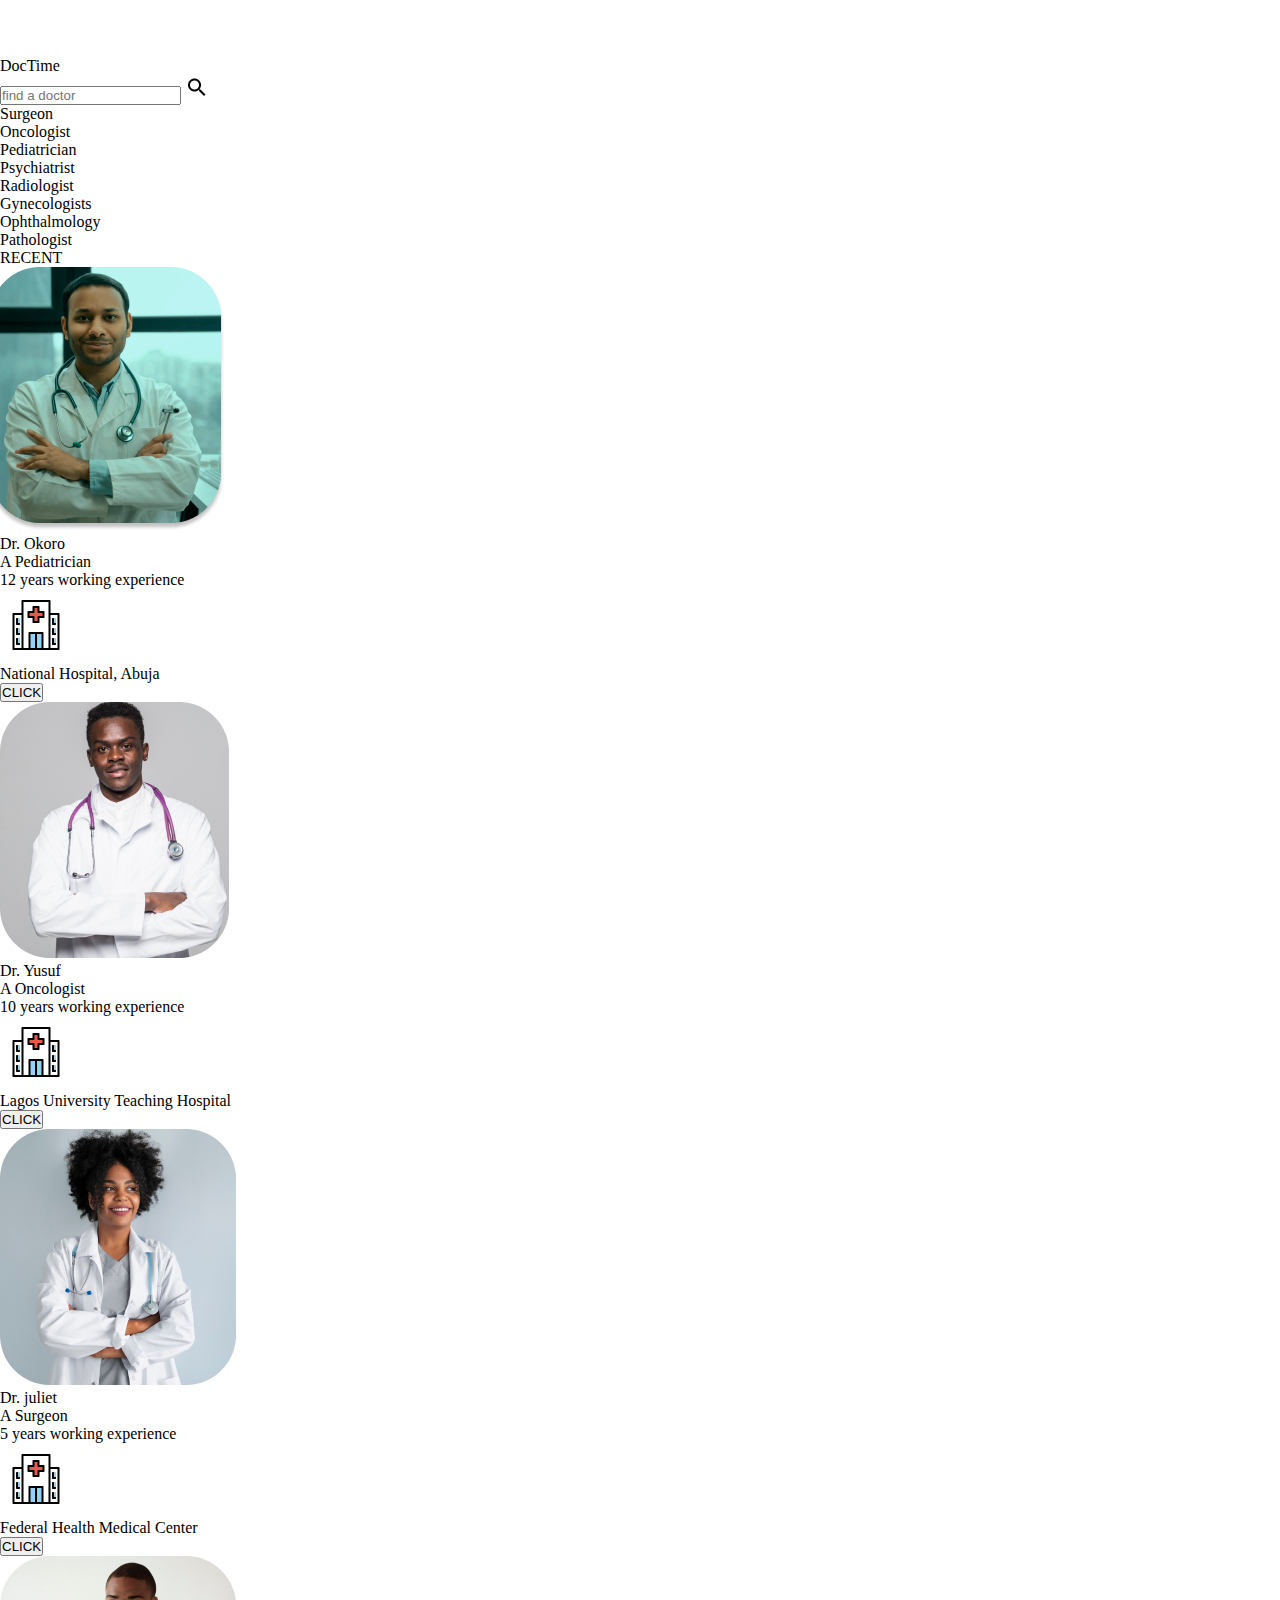
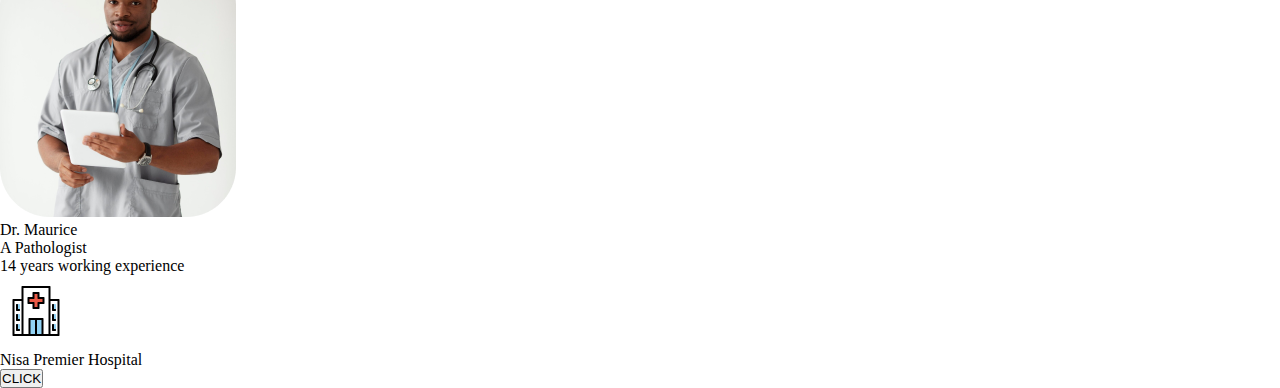
<file: doctors.html>
<!DOCTYPE html>
<html lang="en">
  <head>
    <meta charset="UTF-8" />
    <meta name="viewport" content="width=device-width, initial-scale=1.0" />
    <link rel="stylesheet" href="style.css" />
    <title>Find a Doctor</title>
  </head>
  <body class="doctor-body">
    <div class="doctor-logo">
      <img src="assets/images/Health Calendar.png" alt="" />
      <p>DocTime</p>
    </div>
    <form action="">
      <input type="search" placeholder="find a doctor" />
      <img src="assets/icons/ic_twotone-search.png" alt="" />
    </form>
    <div class="doc-types">
      <div >
        <p>Surgeon</p>
        <p>Oncologist</p>
        <p>Pediatrician</p>
        <p>Psychiatrist</p>
        <p>Radiologist</p>
        <p>Gynecologists</p>
        <p>Ophthalmology</p>
        <p>Pathologist</p>
      </div>
      <p>RECENT</p>
    </div>
    <main>
      <div class="doc-info">
        <div class="dr">
          <img src="assets/images/dr 1.png " alt="" />
          <div>
            <p>Dr. Okoro</p>
            <span>A Pediatrician</span>
            <p>12 years working experience</p>
          </div>
        </div>
        <div>
          <img src="assets/icons/openmoji_hospital.png" alt=""  class="hospital-icon"/>
          <p>National Hospital, Abuja</p>
          <button id="active">CLICK</button>
        </div> 
      </div>

      <div class="doc-info">
        <div class="dr">
          <img src="assets/images/dr 2.png " alt="" />
          <div>
            <p>Dr. Yusuf</p>
            <span>A Oncologist</span>
            <p>10 years working experience</p>
          </div>
        </div>
        <div>
          <img src="assets/icons/openmoji_hospital.png" alt=""  class="hospital-icon"/>
          <p>Lagos University Teaching Hospital</p>
          <button>CLICK</button>
        </div>
      </div>

      <div class="doc-info">
        <div class="dr">
          <img src="assets/images/dr 3.png " alt="" />
          <div>
            <p>Dr. juliet</p>
            <span>A Surgeon</span>
            <p>5 years working experience</p>
          </div>
        </div>
        <div>
          <img src="assets/icons/openmoji_hospital.png" alt=""  class="hospital-icon"/>
          <p>Federal Health Medical Center</p>
          <button>CLICK</button>
        </div>
      </div>

      <div class="doc-info">
        <div class="dr">
          <img src="assets/images/dr 4.png " alt="" />
          <div>
            <p>Dr. Maurice</p>
            <span>A Pathologist</span>
            <p>14 years working experience</p>
          </div>
        </div>
        <div>
          <img src="assets/icons/openmoji_hospital.png" alt=""  class="hospital-icon"/>
          <p>Nisa Premier Hospital</p>
          <button>CLICK</button>
        </div>
      </div>
    </main>
  </body>
</html>
</file>
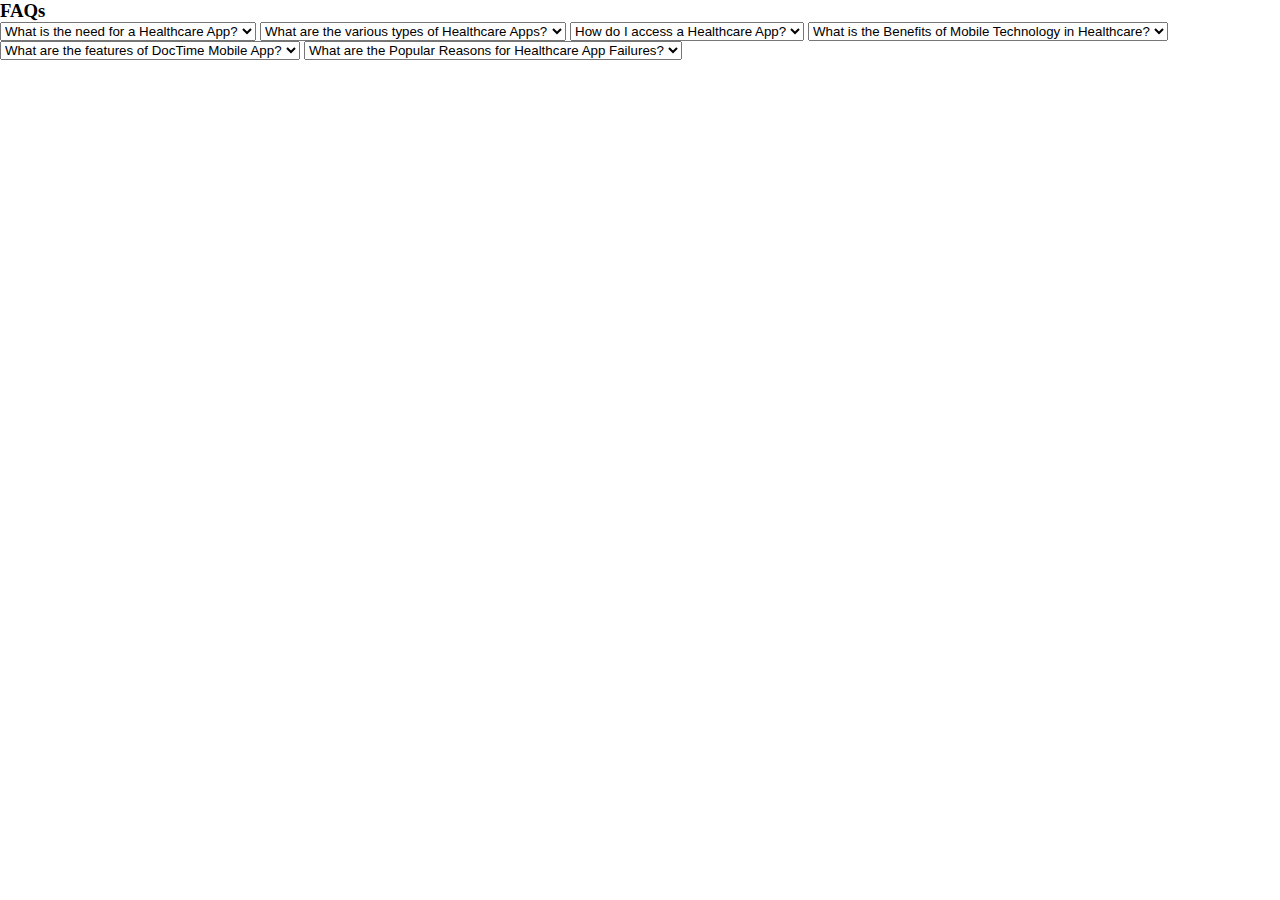
<file: faq.html>
<!DOCTYPE html>
<html lang="en">
<head>
    <meta charset="UTF-8">
    <meta name="viewport" content="width=device-width, initial-scale=1.0">
    <link rel="stylesheet" href="style.css">
    <title>FAQ</title>
</head>
<body class="faq-body">
    <h3>FAQs</h3>
    <div class="faqs">
        <select name="" id="">
            <option value="">What is the need for a Healthcare App?</option>
        </select>
        <select name="" id="">
            <option value="">What are the various types of Healthcare Apps?</option>
        </select>
        <select name="" id="">
            <option value="">How do I access a Healthcare App?</option>
        </select>
        <select name="" id="">
            <option value="">What is the Benefits of Mobile Technology in Healthcare?</option>
        </select>
        <select name="" id="">
            <option value="">What are the features of DocTime Mobile App?</option>
        </select>
        <select name="" id="">
            <option value="">What are the Popular Reasons for Healthcare App Failures?</option>
        </select>
    </div>
    
</body>
</html>
</file>
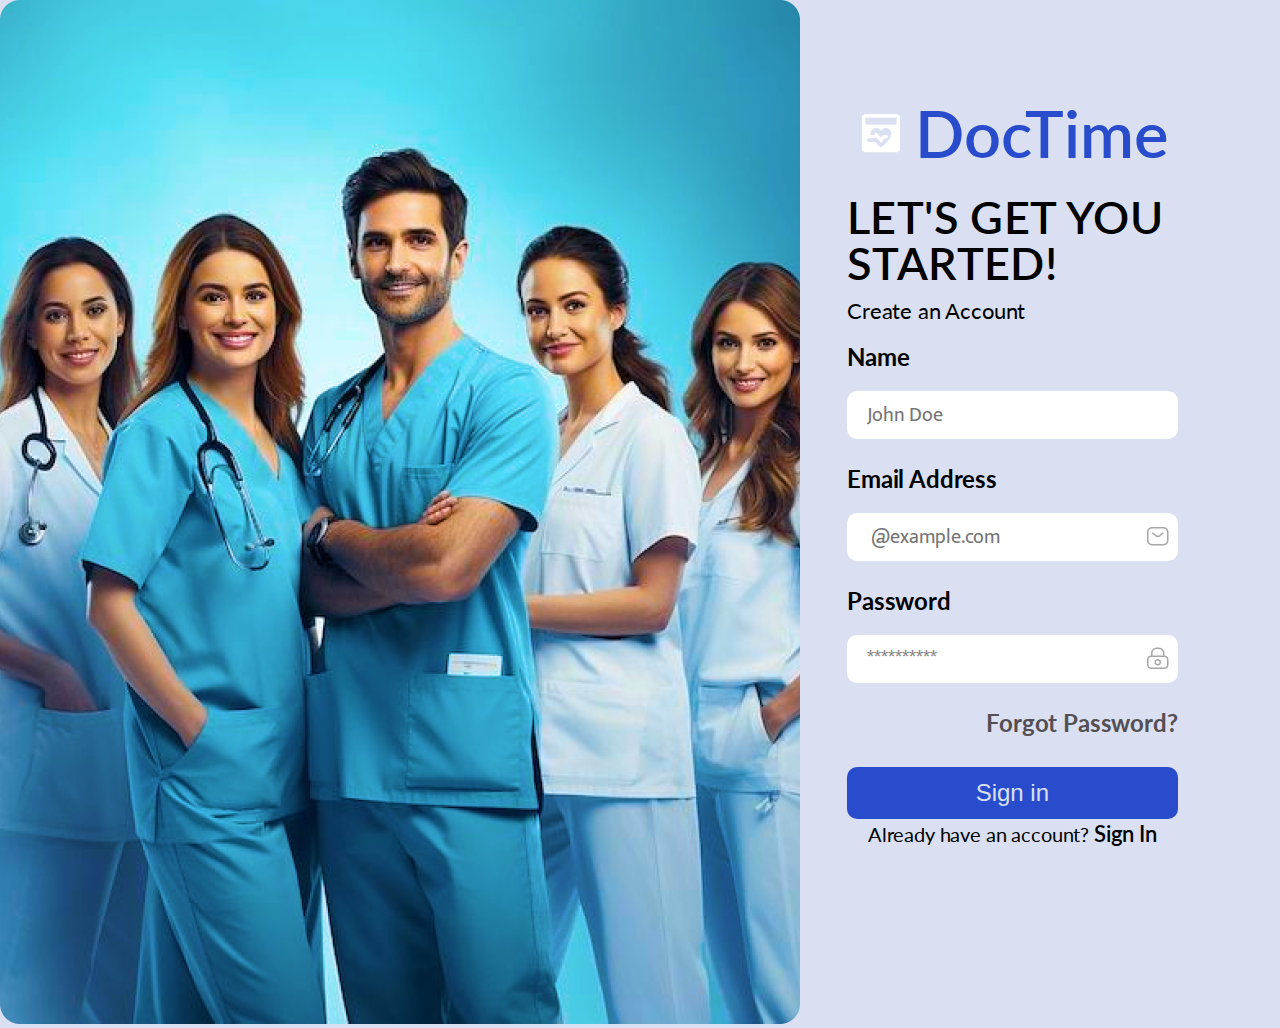
<file: signup.html>
<!DOCTYPE html>
<html lang="en">
<head>
    <meta charset="UTF-8">
    <meta name="viewport" content="width=device-width, initial-scale=1.0">
    <link rel="stylesheet" href="style.css">
    <title>Sign up</title>
</head>
<body class="signup-body">
    <div class="signup-container">
        <section class="signup-img">
      <img
        src="assets/images/signup.png"
        alt=""
      />
    </section>
     <section class="welcome-form">
        <div class="welcome-logo">
<img src="assets/images/Health Calendar.png" alt=""> <span>DocTime</span>
        </div>
        <h3 class="no-display-sm">LET'S GET YOU STARTED!</h3>
        <p class="no-display-sm">Create an Account</p>
        <div class="signup-wlc"> WELCOME!</div>
        <form action="">
            <div class="input-container">
                <label for="name">Name</label>
                <div>
                <input type="name" placeholder='John Doe' required>
               
            </div>
        <div class="input-container">
            <label for="email">Email Address</label>
            <div>
            <input type="email" placeholder=' @example.com' required>
           <img src="assets/icons/sms.png" alt="">
        </div>
        <div class="input-container">
            <label for="password">Password</label>
            <div>
            <input type="password" placeholder='**********' required>
         <img src="assets/icons/lock.png" alt="">
         <div class="button-container">
            <label for="button">Forgot Password?</label>
            <button>Sign in</button>
         </div>
        </div>
        </form>
        <div>
            <p>Already have an account? <a href="index.html">Sign In</a></p>
        </div>
     </section>
    </div>
</body>
</html>
</file>
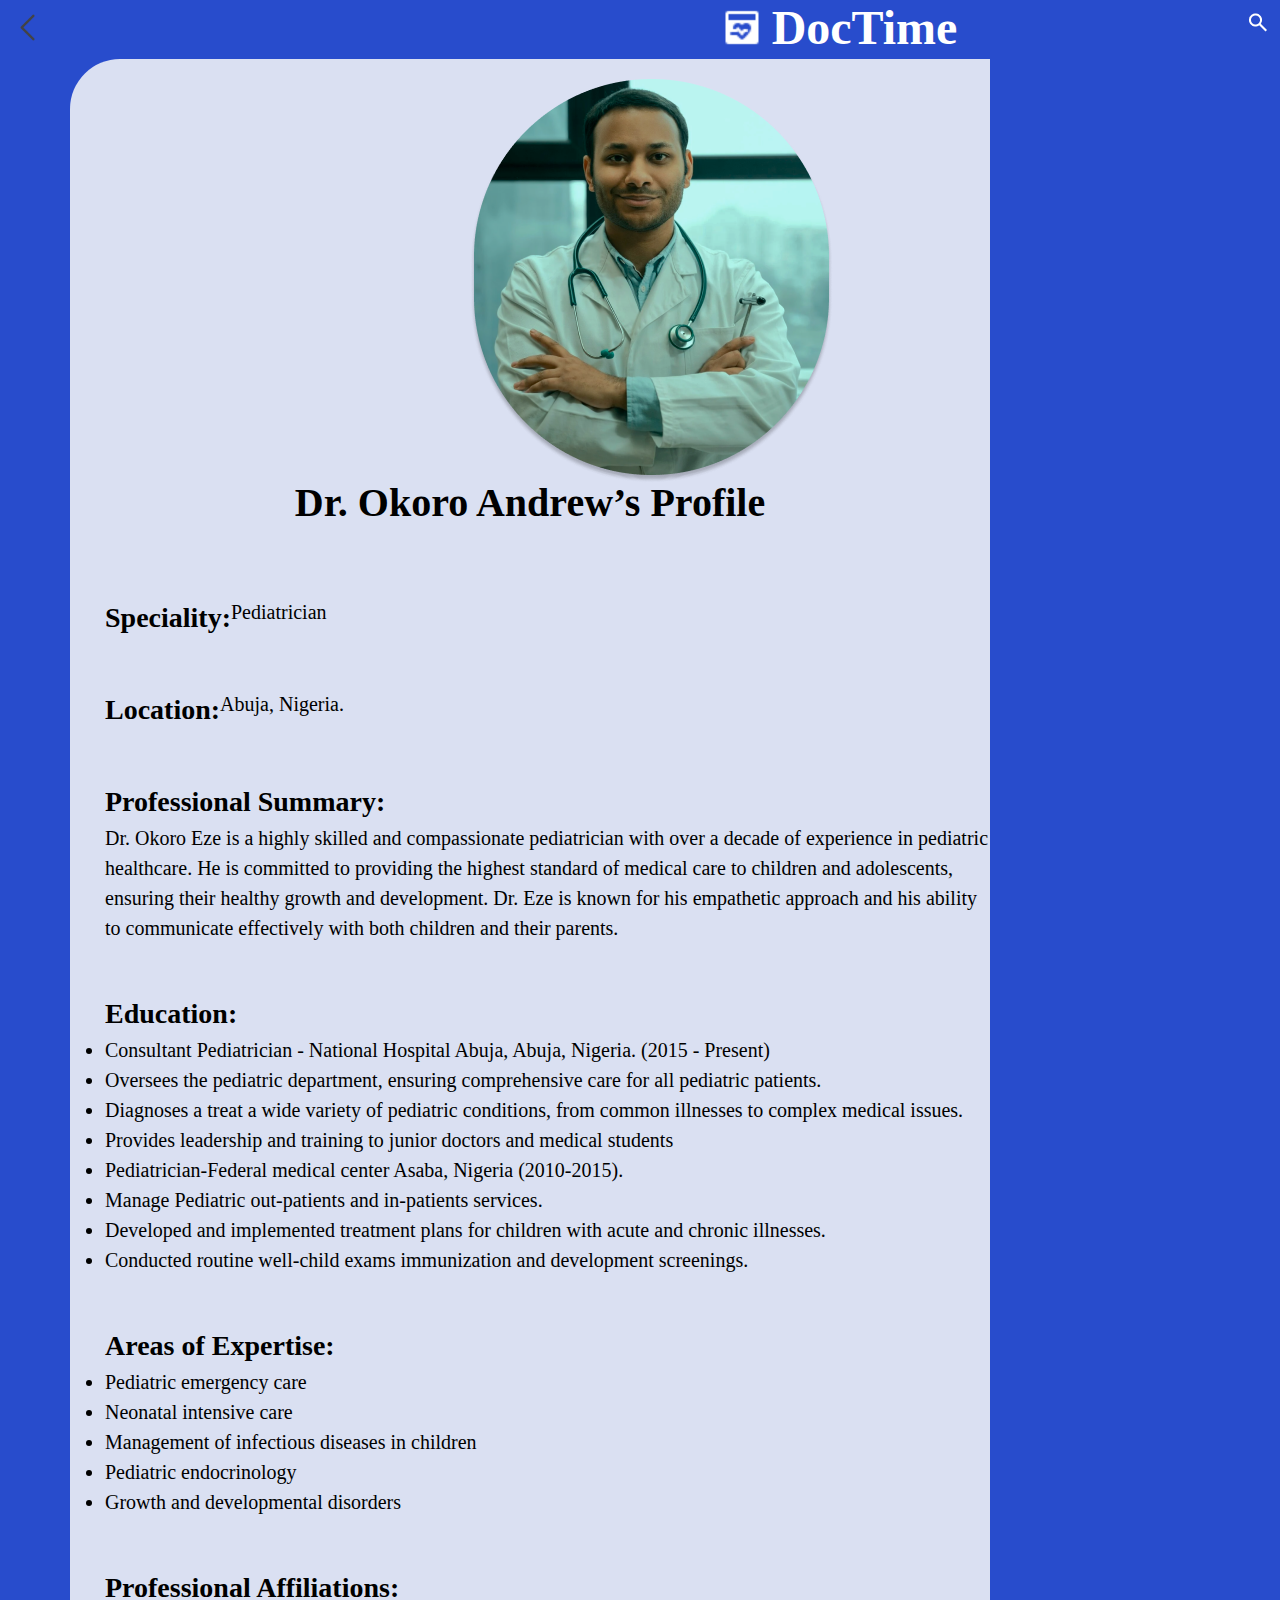
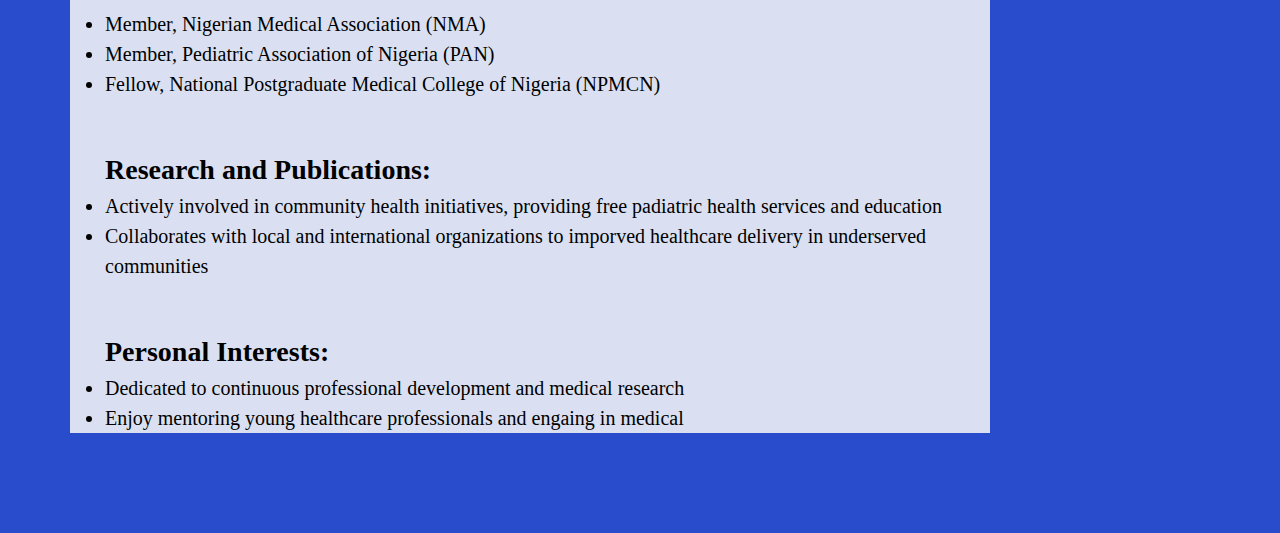
<file: html/dr0koro.html>
<!DOCTYPE html>
<html lang="en">
<head>
    <meta charset="UTF-8">
    <meta name="viewport" content="width=device-width, initial-scale=1.0">
    <title>Dr.Okoro</title>
    <link rel="stylesheet" href="/css/doctorokoro.css">
</head>
<body class="mainn">
    
<div class="iconhub">
   <div class="backicon"> <img src="/assets/icons/Back.png" alt=""></div>
    
   <div class="lg"><img src="/assets/icons/Health Calendar.png" alt="" /><p>DocTime</p></div>
   <div class="search"> <img src="/assets/icons/search.png" alt=""></div>
</div>       
    <div class="layer">
            
           <div class="okph">
                <div class="okorophoto"> <img src="/assets/images/Frame 2.png" class="img1"> </div>
           </div>
           <div class="name"><h2 class="nametxt">Dr. Okoro Andrew’s Profile</h2></div>   
    
           <div class="writes">

            <div class="fddd">
                    <div class="padic"><h2 class="Specialty">Speciality: </h2> <p class="txts"> Pediatrician</p></div>
                    <div class="locat"><h2 class="Specialty">Location: </h2> <p class="txts"> Abuja, Nigeria.</p></div> </div>
                    
                                      
                    <h2 class="pro">Professional Summary:</h2> <p class="txts">Dr. Okoro Eze is a highly skilled and compassionate pediatrician with over a decade of experience in pediatric healthcare. He is committed to providing the highest standard of medical care to children and adolescents, ensuring their healthy growth and development. Dr. Eze is known for his empathetic approach and his ability to communicate effectively with both children and their parents.</p>
                    <h2 class="edu">Education:</h2> 
                    <ul> <li class="txts">Consultant Pediatrician - National Hospital Abuja, Abuja, Nigeria. (2015 - Present)</li> </ul>
    
                        
                        <li class="txts">Oversees the pediatric department, ensuring comprehensive care for all pediatric patients.</li>
                        <li class="txts">Diagnoses a treat a wide variety of pediatric conditions, from common illnesses to complex medical issues. </li>
                        <li class="txts">Provides leadership and training to junior doctors and medical students</li>
            

                        <ul>    <li class="txts">Pediatrician-Federal medical center Asaba, Nigeria (2010-2015).</li>      </ul>
                    
                        <li class="txts">Manage Pediatric out-patients and in-patients services.</li>
                        <li class="txts">Developed and implemented treatment plans for children with acute and chronic illnesses.</li>
                        <li class="txts">Conducted routine well-child exams immunization and development screenings.</li>
               
                        <h2 class="areas">Areas of Expertise:</h2>
                        
                            <li class="txts">Pediatric emergency care</li>
                            <li class="txts">Neonatal intensive care</li>
                            <li class="txts">Management of infectious diseases in children</li>
                            <li class="txts">Pediatric endocrinology</li>
                            <li class="txts">Growth and developmental disorders</li>
                        
                        <h2 class="proa">Professional Affiliations:</h2>
                        
                            <li class="txts">Member, Nigerian Medical Association (NMA)</li>
                            <li class="txts">Member, Pediatric Association of Nigeria (PAN)</li>
                            <li class="txts">Fellow, National Postgraduate Medical College of Nigeria (NPMCN)</li>
                        
                        <h2 class="resp">Research and Publications:</h2>
                        
                            <li class="txts">Actively involved in community health initiatives, providing free padiatric health services and education</li>
                            <li class="txts">Collaborates with local and international organizations to imporved healthcare delivery in underserved communities</li>
                        
                        <h2 class="pininterest">Personal Interests:</h2>
                        
                            <li class="txts">Dedicated to continuous professional development and medical research</li>
                            <li class="txts">Enjoy mentoring young healthcare professionals and engaing in medical</li>
                        
                </div>
    </div>
    <footer class="foot-menu">
        <a href="home.html" "><img src="/assets/icons/add_home_work.png"" alt=""></a>
        <a href="/html/okoro.html"><img src="/assets/icons/calendar_month.png" alt=""></a>
        <a href="/html/faq.html"><img src="/assets/icons/quiz blue.png" alt=""></a>
        <a href="/html/settings.html"><img src="/assets/icons/settings blue.png" alt=""></a>
      </footer>

</body>
</html>
</file>
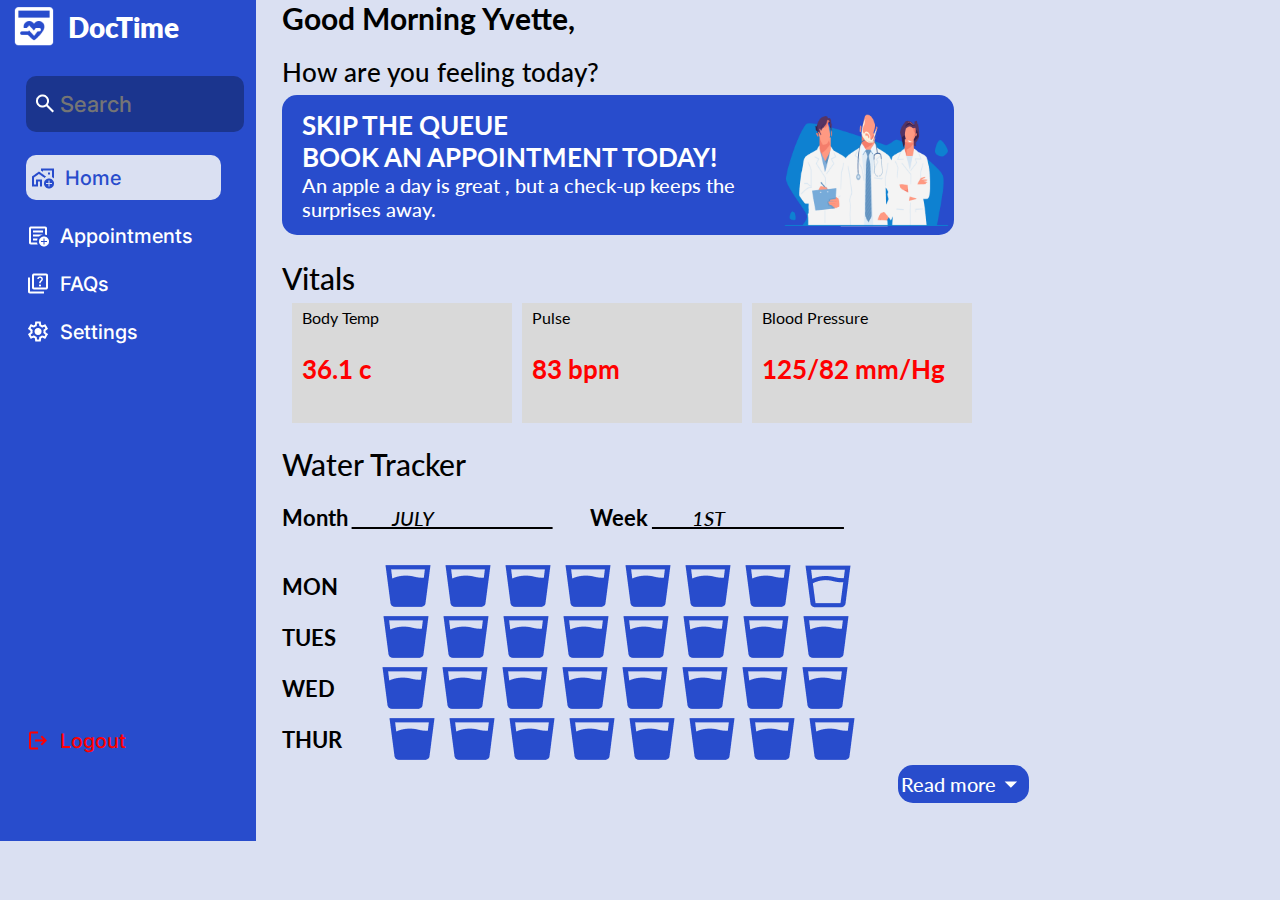
<file: html/home.html>
<!DOCTYPE html>
<html lang="en">
  <head>
    <meta charset="UTF-8" />
    <meta name="viewport" content="width=device-width, initial-scale=1.0" />
   
    <link rel="stylesheet" href="/css/home.css" />
    <title>Home</title>
  </head>
  <body>
    <div class="home-container">
      <aside id="aside">
        <div class="menu-logo">
          <img src="/assets/images/Health Calendar.png" alt="" />
          <p>DocTime</p>
        </div>
        <form action="">
          <input
            type="search"
            onclick="navigateToDoctors(event)"
            placeholder="Search"
          />
          <img src="/assets/icons/search.png" alt="" />
        </form>
        <nav>
          <ul>
            <li>
              <a href="home.html" class="home"
                ><img src="/assets/icons/add_home_work.png" alt="" /> Home</a
              >
            </li>
            <li>
              <a href="okoro.html"
                ><img src="/assets/icons/add_notes.png" alt="" />Appointments</a
              >
            </li>
            <li>
              <a href="/html/faq.html"
                ><img src="/assets/icons/quiz.png" alt="" />FAQs</a
              >
            </li>
            <li>
              <a href="settings.html"
                ><img src="/assets/icons/settings.png" alt="" />Settings</a
              >
            </li>
          </ul>
        </nav>
        <div id="log-out">
          <a href="/index.html"
            ><img src="/assets/icons/logout.png" alt="" />Logout</a
          >
        </div>
      </aside>
      <main>
        <div>
          <p class="gm">
            Good Morning Yvette, <span> How are you feeling today?</span>
          </p>
          <div class="queue">
            <p>
              SKIP THE QUEUE <br />
              BOOK AN APPOINTMENT TODAY!
              <span>
                An apple a day is great , but a check-up keeps the surprises
                away.</span
              >
            </p>
            <img src="/assets/images/doctor.png" alt="" />
          </div>
          <div>
            <p
              style="
                color: #000100;
                font-family: Lato;
                font-size: 30px;
                font-style: normal;
                font-weight: 500;
                line-height: normal;
                margin: 25px 0 7px 0;
              "
            >
              Vitals
            </p>
            <div class="vitals">
              <div>
                <p>Body Temp</p>
                <p>36.1 c</p>
              </div>
              <div>
                <p>Pulse</p>
                <p>83 bpm</p>
              </div>
              <div>
                <p>Blood Pressure</p>
                <p>125/82 mm/Hg</p>
              </div>
            </div>
          </div>
          <div class="water-tracker">
            <p>Water Tracker</p>
            <div class="mon-week">
              <div>
                <span>Month</span>
                <span class="underline"
                  >&nbsp;&nbsp;&nbsp;&nbsp;&nbsp;&nbsp;&nbsp;&nbsp;JULY&nbsp;&nbsp;&nbsp;&nbsp;&nbsp;&nbsp;&nbsp;&nbsp;&nbsp;&nbsp;&nbsp;&nbsp;&nbsp;&nbsp;&nbsp;&nbsp;&nbsp;&nbsp;&nbsp;&nbsp;&nbsp;&nbsp;&nbsp;&nbsp;</span
                >
              </div>
              <div>
                <span>Week</span>
                <span class="underline"
                  >&nbsp;&nbsp;&nbsp;&nbsp;&nbsp;&nbsp;&nbsp;&nbsp;1ST&nbsp;&nbsp;&nbsp;&nbsp;&nbsp;&nbsp;&nbsp;&nbsp;&nbsp;&nbsp;&nbsp;&nbsp;&nbsp;&nbsp;&nbsp;&nbsp;&nbsp;&nbsp;&nbsp;&nbsp;&nbsp;&nbsp;&nbsp;&nbsp;</span
                >
              </div>
            </div>
            <div class="water">
              <div class="days">
                <p>MON</p>
                <img src="/assets/icons/water_ful.png" alt="" />
                <img src="/assets/icons/water_ful.png" alt="" />
                <img src="/assets/icons/water_ful.png" alt="" />
                <img src="/assets/icons/water_ful.png" alt="" />
                <img src="/assets/icons/water_ful.png" alt="" />
                <img src="/assets/icons/water_ful.png" alt="" />
                <img src="/assets/icons/water_ful.png" alt="" />
                <img src="/assets/icons/water_full.png" alt="" />
              </div>
              <div class="days">
                <p>TUES</p>
                <img src="/assets/icons/water_ful.png" alt="" />
                <img src="/assets/icons/water_ful.png" alt="" />
                <img src="/assets/icons/water_ful.png" alt="" />
                <img src="/assets/icons/water_ful.png" alt="" />
                <img src="/assets/icons/water_ful.png" alt="" />
                <img src="/assets/icons/water_ful.png" alt="" />
                <img src="/assets/icons/water_ful.png" alt="" /><img
                  src="/assets/icons/water_ful.png"
                  alt=""
                />
              </div>
              <div class="days">
                <p>WED</p>
                <img src="/assets/icons/water_ful.png" alt="" />
                <img src="/assets/icons/water_ful.png" alt="" />
                <img src="/assets/icons/water_ful.png" alt="" />
                <img src="/assets/icons/water_ful.png" alt="" />
                <img src="/assets/icons/water_ful.png" alt="" />
                <img src="/assets/icons/water_ful.png" alt="" />
                <img src="/assets/icons/water_ful.png" alt="" /><img
                  src="/assets/icons/water_ful.png"
                  alt=""
                />
              </div>
              <div class="days">
                <p>THUR</p>
                <img src="/assets/icons/water_ful.png" alt="" />
                <img src="/assets/icons/water_ful.png" alt="" />
                <img src="/assets/icons/water_ful.png" alt="" />
                <img src="/assets/icons/water_ful.png" alt="" />
                <img src="/assets/icons/water_ful.png" alt="" />
                <img src="/assets/icons/water_ful.png" alt="" />
                <img src="/assets/icons/water_ful.png" alt="" /><img
                  src="/assets/icons/water_ful.png"
                  alt=""
                />
              </div>
            </div>
            <button>
              Read more <img src="/assets/icons/arrow_drop_down.png" alt="" />
            </button>
          </div>
        </div>
        <div class="third">
          <a href="#" class="book-appt">BOOK APPOINTMENT</a>
          <div class="calendar">
            <div class="header">July</div>
            <div class="weekdays">
              <div>07</div>
              <div>Mo</div>
              <div>Tu</div>
              <div>We</div>
              <div>Th</div>
              <div>Fr</div>
              <div class="blue">Sa</div>
              <div class="blue">Su</div>
            </div>
            <div class="dayss">
              <div class="white">27</div>
              <div>1</div>
              <div>2</div>
              <div>3</div>
              <div>4</div>
              <div>5</div>
              <div class="blue">6</div>
              <div class="blue">7</div>
              <div class="white">28</div>
              <div>8</div>
              <div>9</div>
              <div>10</div>
              <div>11</div>
              <div>12</div>
              <div class="blue">13</div>
              <div class="blue">14</div>
              <div class="white">29</div>
              <div>15</div>
              <div>16</div>
              <div>17</div>
              <div class="selected">18</div>
              <div>19</div>
              <div class="blue">20</div>
              <div class="blue">21</div>
              <div class="white">30</div>
              <div>22</div>
              <div>23</div>
              <div>24</div>
              <div>25</div>
              <div>26</div>
              <div class="blue">27</div>
              <div class="blue">28</div>
              <div class="white">31</div>
              <div>29</div>
              <div>30</div>
              <div>31</div>
              <div>1</div>
              <div>2</div>
              <div class="blue">3</div>
              <div class="blue">4</div>
              <div class="white">32</div>
              <div>5</div>
              <div>6</div>
              <div>7</div>
              <div>8</div>
              <div>9</div>
              <div class="blue">10</div>
              <div class="blue">11</div>
            </div>
          </div>
        </div>
      </main>
    </div>
    <!-- mobile view -->
    <div id="mobile-view">
      <div class="mobile-top">
        <div><a href=""><img src="/assets/icons/apps.png" alt="" /></a></div>
        <div class="mobile-logo">
          <img src="/assets/images/Health Calendar.png" alt="" />
          <p>DocTime</p>
        </div>
       <div><a href="/html/doctors.html"><img src="/assets/icons/search 2.png" alt=""/></a> </div>
      </div>
      <div class="mobile-btn">
        <button>BOOK APPOINTMENT</button>
        <button>
          WATER TRACKER &nbsp;<img src="/assets/icons/water_full white.png" alt="" />
        </button>
      </div>
      <p>
        Good Morning Yvette,
        <span>How are you feeling today?</span>
      </p>
      <div class="queue-mobile">
        <p>
          SKIP THE QUEUE <br />
          BOOK AN APPOINTMENT TODAY!
          <span >
            An apple a day is great , but a check-up keeps the surprises
            away.</span
          >
        </p>
        <img src="/assets/images/doctor.png" alt="" />
      </div>
      <div>
        <p
          style="
            color: #000100;
            font-family: Lato;
            font-size: 30px;
            font-weight: 500;
            margin: 25px 0 7px 10px;
          "
        >
          Vitals
        </p>
        <div class="vitalsmob-container">
          <div class="vitals-mobile">
            <p>Body Temp</p>
            <p>36.1 c</p>
          </div>
          <div class="vitals-mobile">
            <p>Pulse</p>
            <p>83 bpm</p>
          </div>
          <div class="hide-vital class="vitals"">
            <p>Blood Pressure</p>
            <p>125/82 mm/Hg</p>
          </div>
          <div>
            <img src="/assets/icons/arrow_forward_ios.png" class="arrow" alt="" />
          </div>
        </div>
      </div>
      <div class="next-appt">
        <p>Next Appointment</p>
        <div class="np-border">
          <div class="okoro-mobile">
          <img src="/assets/images/Frame 2 small.png" alt="" />
          <div>
            <p>Dr. Okoro John</p>
            <p>A Pediatrician <br> 12 yrs working experience</p>
          </div>
          </div>
          <div class="hr"></div>
          <div class="mobile-time">
            <p>Thurs 18 July</p>
            <p>02:00PM</p>
          </div>
        </div>
        </div>
        <footer class="foot-menu">
          <a href="home.html" "><img src="/assets/icons/add_home_work.png"" alt=""></a>
          <a href="/html/okoro.html"><img src="/assets/icons/calendar_month.png" alt=""></a>
          <a href="/html/faq.html"><img src="/assets/icons/quiz blue.png" alt=""></a>
          <a href="/html/settings.html"><img src="/assets/icons/settings blue.png" alt=""></a>
        </footer>
      </div>
     
    </div>
    <script src="/script.js"></script>
  </body>
</html>
</file>
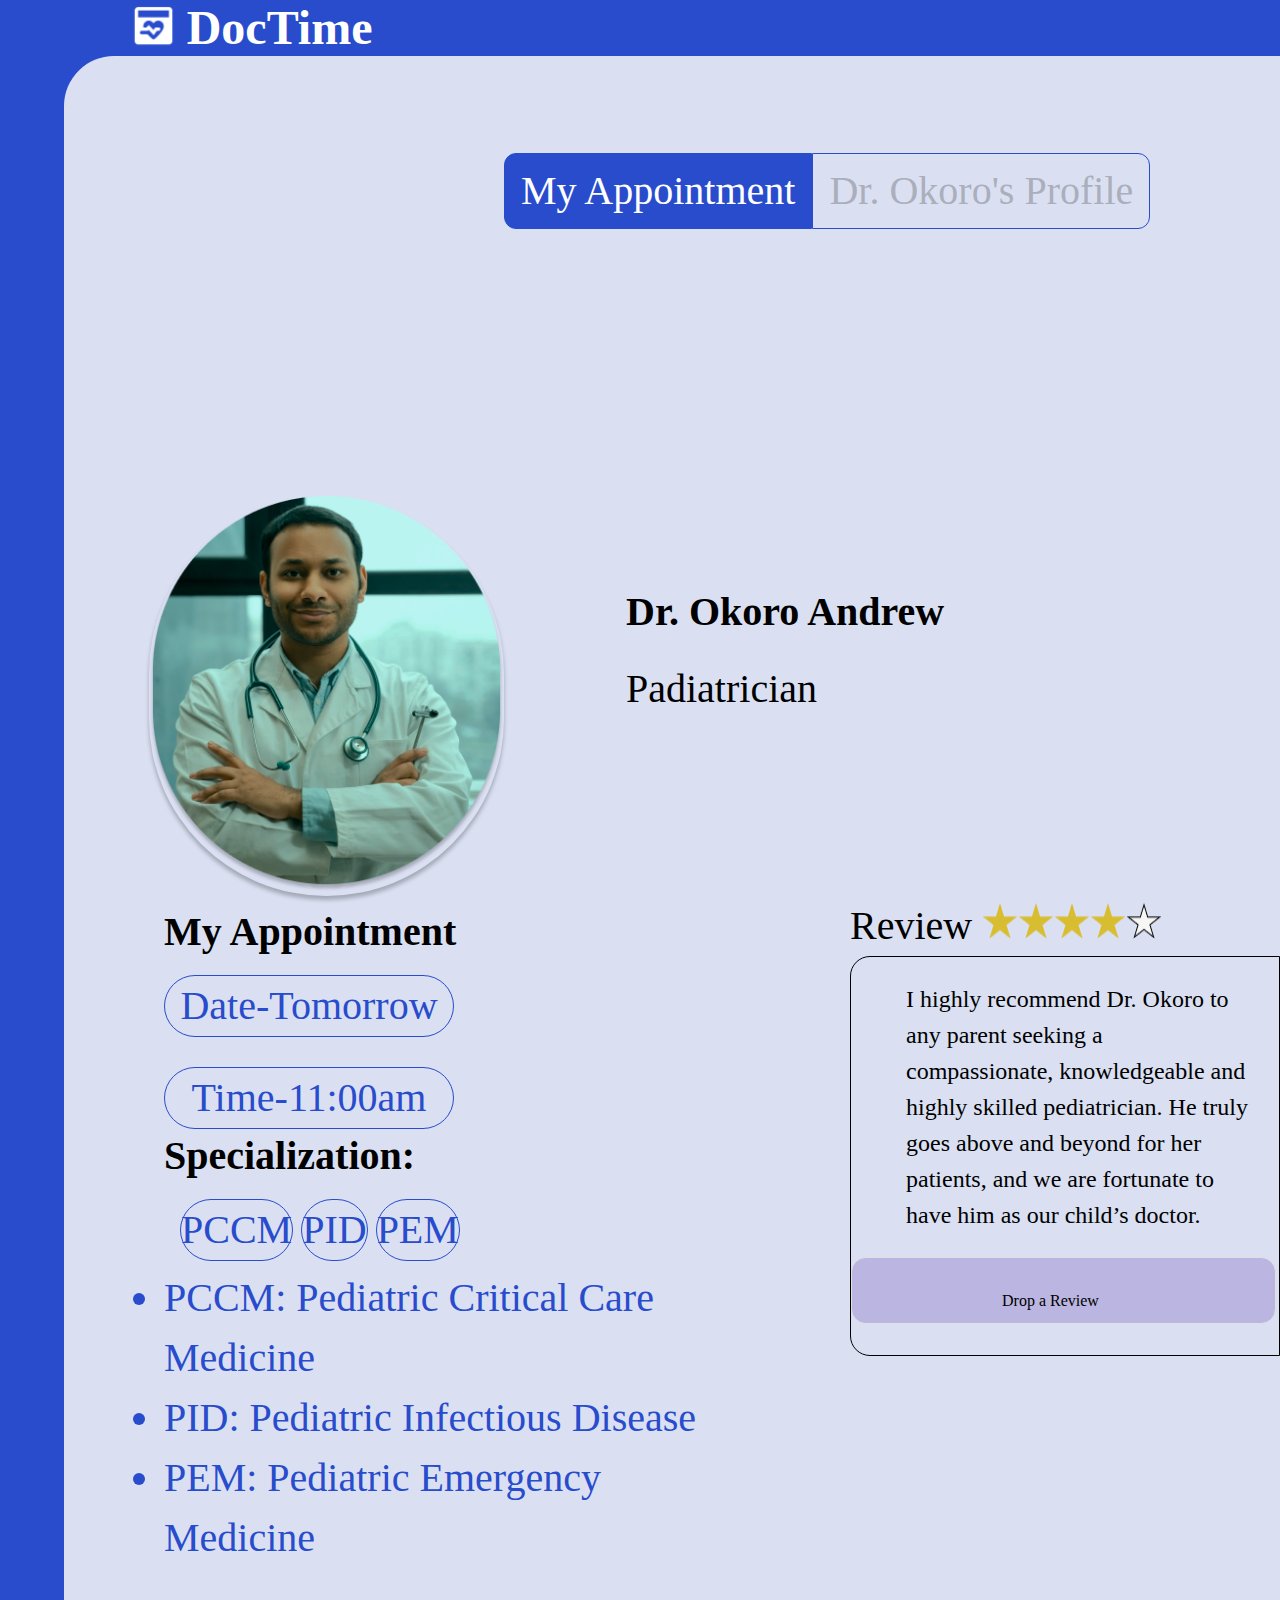
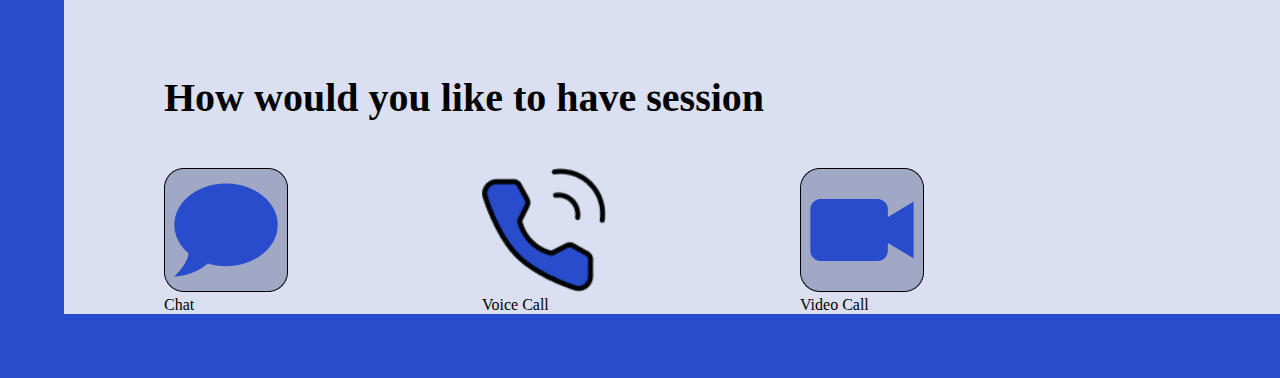
<file: html/okoro.html>
<!DOCTYPE html>
<html lang="en">
<head>
    <meta charset="UTF-8">
    <meta name="viewport" content="width=device-width, initial-scale=1.0">
    <title>Dr.Okoro</title>
    <link rel="stylesheet" href="../css/okoro.css">
</head>
<body class="mainn">
    <div class="lg">
            <img src="../assets/images/Health Calendar.png" alt="" />
            <p>DocTime</p>
    </div>
        
    <div class="layer">
            <div class="appointsection">
                <div class="myapp"><p class="myapptext">My Appointment</p> </div>
                <div class="Drok"> <a href="/html/dr0koro.html" style="text-decoration: none;" class="Droktext">Dr. Okoro's Profile</a>  </div>
            </div>
            
           <div class="photoandname">
                <div class="okorophoto"> <img src="../assets/images/Frame 2.png" width="355px" height="396px"> </div>
                <div class="name"><h2 class="nametxt">Dr. Okoro Andrew</h2>
                <p class="position">Padiatrician</p></div>
            </div>

            <div class="third">
                <div class="firstrow">
                        <div class="myappointment"> <h2 class="myapptxt"> My Appointment</h2></div>
                        <div class="dt"> <h2 class="dttxt"> Date-Tomorrow</h2></div>
                        <div class="tim"> <h2 class="timtxt"> Time-11:00am</h2></div>
                
                        <div class="spec"> <h2 class="specil">Specialization:</h2>
                            <div class="capps">
                                <div class="capps1"> <p class="p1">PCCM</p></div>
                                <div class="capps2"> <p class="p1">PID</p></div>
                                <div class="capps3"> <p class="p1">PEM</p></div>
                            </div>
                    
                        <ul class="listt">
                    <li class="pc11">PCCM:   Pediatric Critical Care Medicine</li>
                    <li class="pc11">PID:    Pediatric Infectious Disease</li>
                    <li class="pc11">PEM:    Pediatric Emergency Medicine</li> </ul> </div> </div>

                <div class="secondrow">
                        <div class="review"><h2 class="reviewtext">Review <img src="../assets/icons/Star 4.png"  width="36px" height="36px"><img src="../assets/icons/Star 4.png"  width="36px" height="36px"><img src="../assets/icons/Star 4.png"  width="36px" height="36px"><img src="../assets/icons/Star 4.png"  width="36px" height="36px"><img src="..\assets\icons\Star 8.png"  width="36px" height="36px"></h2></div>
                        <div class="boxy"> 
                            <div class="innerbox"><p class="boxytext">I highly recommend Dr. Okoro to any parent seeking a compassionate, knowledgeable and highly skilled pediatrician.  He truly goes above and beyond for her patients, and we are fortunate to have him as our child’s doctor.
                            </p> </div>
                            <div class="secondbox"><p class="retxt">Drop a Review</p>
                                <div class="clickbox"></div>
                            </div>

                        </div>
               
                </div>
            </div>
        

        
            <div class="whowould"><P class="howtext">How would you like to have session</P></div>  
                <div class="contacts">
                    <div>
                        <img src="../assets/icons/mdi_chat.png" width="124px" height="124px">
                        <p>Chat</p>
                    </div>
                    <div>
                        <img src="../assets/icons/Group.png" width="124px" height="124px">
                        <p>Voice Call</p>
                    </div>
                    <div>
                        <img src="../assets/icons/flat-color-icons_video-call.png" width="124px" height="124px">
                        <p>Video Call</p>
                    </div>
                
                        </div>  
    </div> </div>
   

</body>
</html>
</file>
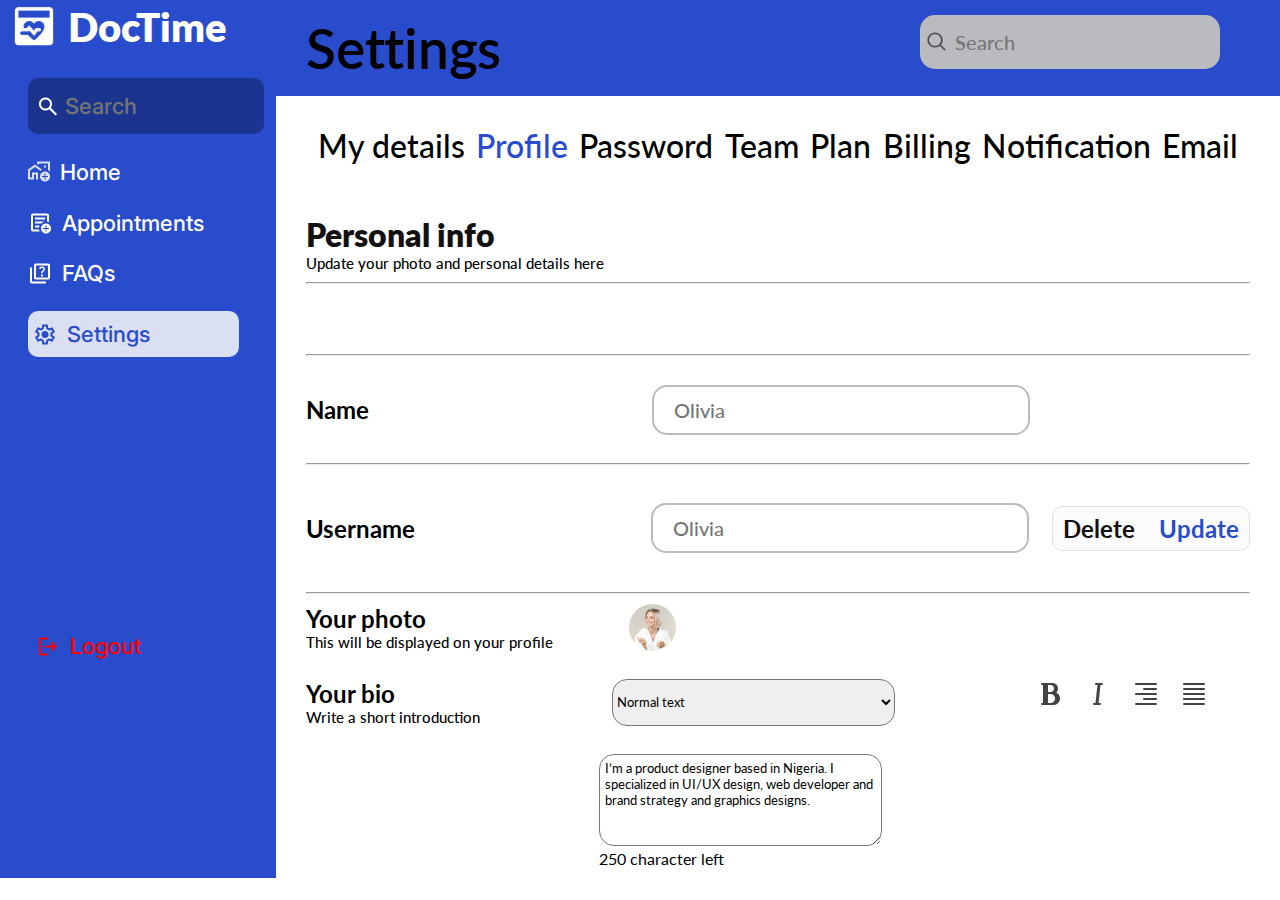
<file: html/settings.html>
<!DOCTYPE html>
<html lang="en">
<head>
    <meta charset="UTF-8">
    <meta name="viewport" content="width=device-width, initial-scale=1.0">
    <!-- <link rel="stylesheet" href="/css/home.css"> -->
     <link rel="stylesheet" href="/css/settings.css">
    <title>Settings</title>
</head>
<body>
  <div class="back-btn">
    <a href="" onclick="backBtn(event)"><img src="/assets/icons/Back.png" class="hide-lg" alt=""></a>
  </div>
    <div class="settings-body">
    
        <aside id="aside">
            <div class="menu-logo">
              <img src="/assets/images/Health Calendar.png" alt="" />
              <p>DocTime</p>
            </div>
            <form action="">
              <input
                type="search"
                onclick="navigateToDoctors(event)"
                placeholder="Search"
              />
              <img src="/assets/icons/search.png" alt="" />
            </form>
            <nav>
              <ul>
                <li>
                  <a href="home.html" class="home"
                    ><img src="/assets/icons/add_home_work white.png" alt="" /> Home</a
                  >
                </li>
                <li>
                  <a href="okoro.html"
                    ><img src="/assets/icons/add_notes.png" alt="" />Appointments</a
                  >
                </li>
                <li>
                  <a href="/html/faq.html"
                    ><img src="/assets/icons/quiz.png" alt="" />FAQs</a
                  >
                </li>
                <li>
                  <a href="#" class="settings"
                    ><img src="/assets/icons/settings blue.png" alt="" />Settings</a
                  >
                </li>
              </ul>
            </nav>
            <div id="log-out">
              <a href="/index.html"
                ><img src="/assets/icons/logout.png" alt="" />Logout</a
              >
            </div>
          </aside>
          <main>
<header class="top">
    <h3>Settings</h3>
    <form action="" id="settings-search">
        <input type="search" placeholder="Search">
        <img src="/assets/images/Search 3.png" alt="">
    </form>
</header>
<nav>
    <a href="#"> My details</a>
    <a href="#" aria-current="page">Profile</a>
    <a href="#">Password</a>
    <a href="#">Team</a>
    <a href="">Plan</a>
    <a href="">Billing</a>
    <a href="">Notification</a>
    <a href="">Email</a>
</nav>
<div>
    <p class="hide-lg profilee">Profile</p>
    <p>Personal info</p>
    <p>Update your photo and personal details here </p>
    <div class="hide-sm">
    <hr>
    <div></div>
    <hr>
    </div>
</div>
<form action="" class="setting-form">
    <div>
        <label for="name">
            Name
        </label>
        <input type="text" placeholder="Olivia">
    </div>
    <hr>
    <div>
        <label for="username">
          Username
        </label>
        <input type="text" placeholder="Olivia">
        <div class="hide-sm">
<a href="#"> Delete &nbsp;</a> <a href="#"> &nbsp; Update</a>
        </div>
    </div>
    <hr>
</form>
<div class="profile">
    <div class="profile-card">
        <div>
            <p>Your photo</p>
            <p>This will be displayed on your profile</p>
        </div>
        <img src="/assets/images/profile pic.png" alt="">
    </div>
    <div class="profile-card">
        <div>
            <p>Your bio</p>
            <p>Write a short introduction</p>
        </div>
        <select name="text-type" id="">
            <option value="">Normal text</option>
            <option value="">Bold text</option>
            <option value="">Italized text</option>
        </select>
        <div id="hide-sm">
            <img src="/assets/icons/Bold.png" alt="">
            <img src="/assets/icons/Italic.png" alt="">
            <img src="/assets/icons/Align Right.png" alt="">
            <img src="/assets/icons/Align Justify.png" alt="">
        </div>
    </div>
    <div class="text-area">
        <textarea name="" id="" cols="30" rows="5">I’m a product designer based in Nigeria. I specialized in UI/UX design, web developer and brand strategy and graphics designs. </textarea>
        <p>250 character left</p>
    </div>
</div>
          </main>
        </div>
        <footer class="foot-menu">
          <a href="home.html" "><img src="/assets/icons/add_home_work.png"" alt=""></a>
          <a href="/html/okoro.html"><img src="/assets/icons/calendar_month.png" alt=""></a>
          <a href="/html/faq.html"><img src="/assets/icons/quiz blue.png" alt=""></a>
          <a href="/html/settings.html"><img src="/assets/icons/settings blue.png" alt=""></a>
        </footer>
<script src="/script.js"></script>
</body>
</html>
</file>
<file: style.css>
@import url('https://fonts.googleapis.com/css2?family=Lato:ital,wght@0,100;0,300;0,400;0,700;0,900;1,100;1,300;1,400;1,700;1,900&display=swap');
@import url('https://fonts.googleapis.com/css2?family=Lato:ital,wght@0,100;0,300;0,400;0,700;0,900;1,100;1,300;1,400;1,700;1,900&family=Mukta:wght@200;300;400;500;600;700;800&display=swap');
@import url('https://fonts.googleapis.com/css2?family=Inter:wght@100..900&display=swap');
/*styling for the welcome 0r signin  and the sign up page*/
/* They have very similar designs hence */
*{
    margin: 0;
    padding: 0;
    box-sizing: border-box;
}
.welcome-body, .signup-body{
    background-color: #DAE0F2;
}
.welcome-container{
    display: flex;
    padding: 2% 9% 2% 5%;
    height: 100vh;
}
.signup-container{
    display: flex;
    padding: 0 8% 0 0;
    height: 100vh;
}
.welcome-img{
margin-right: 16%;
}
.signup-img{
    margin-right: 4%;
}
.welcome-img img{
    width: 100%
}

.welcome-form{
    margin-top: 10%;
    width: 50%;
}
.signup-body .welcome-form{
    margin-top: 8%;
}
.welcome-logo{
    display: flex;
    align-items: center;
    justify-content: start;
    margin-bottom: 7%;
}
.welcome-logo span{
    font-family: 'Lato', sans-serif;
    color: #284CCC;
    font-size: 65px;
    font-style: normal;
    font-weight: 600;
}
.welcome-form h3{
    color: #000100;
font-family:'Lato', sans-serif;
font-size: 45px;
font-style: normal;
font-weight: 600;
line-height: 45.2px;
letter-spacing: 0.4px;
margin-bottom: 10px;
}
.welcome-form p:first-of-type{
    color: #544F53;
font-family: 'Lato', sans-serif;
font-size: 22px;
font-style: normal;
font-weight: 400;
line-height: 30px; /* 150% */
letter-spacing: -0.165px;
margin-bottom: 5%;
}
.signup-container .welcome-form p:first-of-type, .signup-container .welcome-form h3{
    color: #000100;
}

.welcome-form label{
    color: #000100;
font-family: 'Lato', sans-serif;
font-size: 24px;
font-style: normal;
font-weight: 700;
line-height: normal;
letter-spacing: -0.165px;
margin-bottom: 30px;
}
.welcome-form input{
    width: 100%;
    height: 48px;
    border-radius: 10px;
    border: none;
    outline: none;
    padding: 5px 20px;
    margin-top: 20px;
    margin-bottom: 25px;
}

.welcome-form input:placeholder-shown{
    color: #B8B8B8;
    font-family:  "Mukta", sans-serif;
    font-size: 20px;
    font-style: normal;
    font-weight: 400;
    line-height: normal;
}
.signup-wlc{
    display: none;
}
.input-container{
    position: relative;
}
.input-container img{
    position: absolute;
    left:  90%;
    top: 60px;
}
.button-container{
    display: flex;
    flex-direction: column;
}
.button-container label{
    text-align: end;
    color: #544F53;
}
.button-container button{
    border: none;
    border-radius: 10px;
    padding: 12px 0;
    color: #DAE0F2;
    font-size: 24px;
    font-weight: 500;
    background-color: #284CCC;
}
.button-container button:hover{
    background-color: #DAE0F2;
    color: #284CCC;
}
.welcome-form div p:last-of-type{
    color: #000100;
text-align: center;
font-family:'Lato', sans-serif;
font-size: 20px;
font-weight: 400;

}
.welcome-form div:last-of-type a{
    text-decoration: none;
    color: #000100;
    font-weight: 600;
   font-size: 22px ;    
}
.welcome-form div:last-of-type a:hover{
    color: #B8B8B8;
    text-decoration: underline;
}


/*media query styling for the welcome 0r signin page and the signup page*/

/* 1200px */
@media(Max-width: 1200px) {
    .welcome-form{
        width: 100%;
    }
    .welcome-container, .signup-container{
        height: 100%;
    }
    .welcome-img, .signup-img{
        display: none;
    }
    .welcome-body{
        background-image: url(assets/images/young-cheerful-woman-yellow-shirt-leaning-desk-with-notepad-papers-hand-while-joyfully-looking-camera-modern-office_574295-3824\ 3.png);
        background-repeat: no-repeat;
        background-position: top;
        background-size: cover; 
    }
    .signup-body{
        background-image: url(assets/images/signup.png);
        background-repeat: no-repeat;
        background-position: top;
        background-size: cover 
    }
    .welcome-container{
        display: block;
    }
    .signup-container{
        padding: 0 8% 0 8%;
    }
    .welcome-logo{
        justify-content: center;
    }
    .welcome-logo span{
        font-size: 78px;
        font-weight: 800;
    }
    .welcome-form h3{
        font-size: 60px;
        text-align: center;
        color: white;
        margin-top: 80px;
        margin-bottom: 50px;
    }
    .welcome-form p:first-of-type{
        font-size: 34px;
        font-weight: 600;
        color: white;
        margin-bottom: 15%;
        text-align: center;
    }
    .welcome-form label{
        font-size: 30px;
        font-weight: 700;
    }
    .welcome-form input{
        padding: 20px 10px 20px 10px;
    }
    .welcome-form input:placeholder-shown{
        font-size: 24px;
        font-weight: 500;
    }
    .input-container img{
        top: 80px;
    }
    .button-container button{
        padding: 20px 0;  
        font-size: 26px;
        font-weight: 500  
    }
    .welcome-form div p:last-of-type{
    font-size: 30px;
    font-weight: 600;
    }
    
}

@media(Max-width: 600px){
    .welcome-body{
        background-size: cover;
    }
   .welcome-logo span{
        font-size: 48px;
        font-weight: 600;
    }
    .welcome-form h3{
font-size: 40px;
font-weight: 600;
}
.welcome-form p:first-of-type{
font-size: 24px;
font-weight: 500;
line-height: 30px;
letter-spacing: -0.165px;

}
.welcome-form label{
font-size: 20px;
font-weight: 600;
}
.welcome-form input{
    width: 98%;
    padding: 5px 5px 5px 5px;
}
.welcome-form div p:last-of-type{
    font-size: 22px;
    font-weight: 500;
}
.welcome-form div:last-of-type a{
font-weight: 700;
}
.input-container img{
    position: absolute;
    right: 5px ;
    top: 60px;
}
.button-container button{
    padding: 10px 0;  
    font-size: 26px;
    font-weight: 500  
}
.welcome-form div p:last-of-type{
    font-size: 20px;
    font-weight: 600;
    }
    /* signup on 600px and below */
    .signup-container .welcome-form{
        margin-top: 20%;
    }
    .no-display-sm{
        display: none;
    } 
    .signup-wlc{
        display: block;
        color: #000100;
text-align: center;
font-family: Lato;
font-size: 40px;
font-weight: 400;
letter-spacing: 0.4px;
margin-top:50px ;
margin-bottom: 55px;
    }
}
</file>
<file: css/doctorokoro.css>
*{
    margin: 0;
    padding: 0;
    box-sizing: border-box; 
    
    }
    .mainn{
        background: #284CCC;
    }
    .iconhub{
        display: flex;
        justify-content: space-between;
        align-content: space-evenly;
        width: 100%;
        padding: 10px;
        
    }
    .lg{
        display: inline-flex;
        width: auto;
        height: 35px;
        left: 50px;
      
    }
    .lg img{
        height: 45px;
    }
    .lg p{
    color: #FFF;
    font-size: 48px;
    font-weight: 800;
    }
    .layer{
    background-color: #DAE0F2;
    top: 91px;
    margin-left: 120px;
    gap: 0px;
    border-radius: 50px 0px 0px 0px;
    opacity: 0px;
    flex-shrink: 0;
    }
    
    .appointsection{
        display: flex;
        padding-left: 440px;
        padding-top: 97px;
       
    }
    .myapp{
    display: inline-flex;
    height: 76px;
    padding: 0px 16px;
    justify-content: center;
    align-items: center;
    gap: 8px;
    flex-shrink: 0;
    border-radius: 12px 0px 0px 12px;
    border: 1px solid #284CCC;
    background: #284CCC;
        
     }
     .myapptext{
    color: #FFF;
    font-family: Lato;
    font-size: 40px;
    font-style: normal;
    font-weight: 400;
    line-height: 150%; /* 60px */
        
    }
    .Drok{
    text-align: left;
    display: inline-flex;
    height: 76px;
    padding: 0px 16px;
    justify-content: center;
    align-items: center;
    gap: 8px;
    flex-shrink: 0;
    border-radius: 0px 12px 12px 0px;
    border: 1px solid #284CCC;
    background: #DAE0F2;
    
    }
    .Droktext{
    color: #403D3F;
    font-family: Lato;
    font-size: 40px;
    font-style: normal;
    font-weight: 400;
    line-height: 150%; /* 60px */
    opacity: 0.3;
      }
    .okph{
        padding-left: 466px;
        padding-top: 58px;
        
    }
    .okorophoto{
        width: 355px;
        height: 396px;
        flex-shrink: 0;
        border-radius: 200px;
        background:lightgray 50% / cover no-repeat, #673D3D;
        box-shadow: 0px 4px 4px 0px rgba(0, 0, 0, 0.25);
    }
    .name{
    padding-top: 13px;
    padding-left: 410px;
    }
    .nametxt{
    color: #000;
    font-family: Lato;
    font-size: 40px;
    font-style: normal;
    font-weight: 800;
    line-height: normal;
    }
    .writes{
    padding-top: 71px;
    padding-left: 35px;
    }
    .padic{
    display: flex;
    }
    .locat{
    display: flex;
    padding-top: 50px;
    
    }
    .Specialty{
    color: #000;
    font-family: Lato;
    font-size: 32px;
    font-style: normal;
    font-weight: 800;
    line-height: 150%; /* 48px */
    }
    .loca{
    color: #000;
    font-family: Lato;
    font-size: 32px;
    font-style: normal;
    font-weight: 800;
    line-height: 150%; /* 48px */
    }
    .pro{
    padding-top: 50px;
    color: #000;
    font-family: Lato;
    font-size: 32px;
    font-style: normal;
    font-weight: 800;
    line-height: 150%; /* 48px */
    }
    .edu{
    padding-top: 50px;
    color: #000;
    font-family: Lato;
    font-size: 32px;
    font-style: normal;
    font-weight: 800;
    line-height: 150%; /* 48px */
    }
    .areas{
    padding-top: 50px;
    color: #000;
    font-family: Lato;
    font-size: 32px;
    font-style: normal;
    font-weight: 800;
    line-height: 150%; /* 48px */
    }
    .proa{
    padding-top: 50px;
    color: #000;
    font-family: Lato;
    font-size: 32px;
    font-style: normal;
    font-weight: 800;
    line-height: 150%; /* 48px */
    }
    .resp{
    padding-top: 50px;
    color: #000;
    font-family: Lato;
    font-size: 32px;
    font-style: normal;
    font-weight: 800;
    line-height: 150%; /* 48px */
    }
    .pininterest{
    padding-top: 50px;
    color: #000;
    font-family: Lato;
    font-size: 32px;
    font-style: normal;
    font-weight: 800;
    line-height: 150%; /* 48px */
    }
    .txts{
    color: #000;
    font-family: Lato;
    font-size: 32px;
    font-style: normal;
    font-weight: 400;
    line-height: 150%;
    }
    .foot-menu{
        display: none;
       }
    
    .footer{
        display: flex;
        justify-content:space-evenly;
        background-color: #284CCC;  
        align-items: center;
        width: 100%;
        /* height: 87px; */
        /* gap: 20em;  */
    
    }
    
    /* Media query for screen below 375px iphone SE */
    @media (max-width: 375px) {
        .mainn{
        background-color: #DAE0F2;  
    }
        .layer{
        flex-shrink: 0;
        background-color: #284CCC;
        width: 375px;
        margin-left: 10px;
        margin-bottom: 0px;  
        }
        .lg{
            justify-content: center;
            align-items: center;
            padding-left: 17%;
          
        }
        .txts{
            color: white;
            font-size: 18px;
    
               }
        .okph{
            padding: 0;
            justify-content: center;
            align-items: center; 
            
        }
        .okorophoto{ 
            width: 50px;
            height: 50px;
        
        }
        .name{
            padding-top: 350px;
             text-align: center;
            padding-left: 0;
        }
        .padic{
            display: flex;
            /* text-align: ; */
        }
        .Specialty, .resp, .pininterest, .pro, .areas, .proa, .edu, .nametx {
        font-size: 19px;
        }
      
    }
    
    
    /* for screen below iphone 14promax 430px by 932px */
    
    @media (max-width: 430px) {
        .foot-menu{
            display: flex;
            justify-content: space-evenly;
            margin-top: 7%;
                background-color: #dae0f2;
                padding-top: 10px;
                border-top: transparent;
                box-shadow:inset rgba(0, 0, 0, .1) .1px 2px;
                position: sticky;
                bottom: 0;
        }
        .mainn{
        background-color: #DAE0F2;  
    }
    
        .layer{
        flex-shrink: 0;
        background-color: #284CCC;
        width: 430px;
        margin-left: 15px;
        /* margin-bottom: 78px;   */
        }
        .lg{
            justify-content: center;
            align-items: center;
            padding-left: 17%;
          
        }
        .txts{
            color: white;
            font-size: 20px;
    
               }
        .okph{
            padding: 0;
            justify-content: center;
            align-items: center; 
            
        }
        .okorophoto{ 
            width: 50px;
            height: 50px;
            padding-left: 25px;
            box-shadow: none;
        
        }
        .name{
            padding-top: 350px;
            text-align: center;
            padding-left: 0;
        }
        .padic{
            display: flex;
            /* text-align: ; */
        }
        .Specialty, .resp, .pininterest, .pro, .areas, .proa, .edu, .nametx {
        font-size: 23px;
        }
        .footer{
            background-color: #DAE0F2;
           
        }
    
    }
    
    /* media query for 430px up */
    @media (min-width: 431px) and (max-width: 900px) {
        .mainn{
       
        background-color: #284CCC;
    }
    .footer{
        background-color: #284CCC;
    }
        .layer{
        flex-shrink: 0;
        background-color: #DAE0F2;  
        width: 850px;
        margin-left: 45px;
        /* margin-bottom: 88px;   */
        }
        .lg{
            justify-content: center;
            align-items: center;
            padding-left: 30%;
          
        }
        .txts{
            color: black;
            font-size: 20px;
    
               }
        .okph{
            padding: 0;
            justify-content: center;
            align-items: center; 
            
        }
        .okorophoto{ 
            width: 50px;
            height: 50px;
            padding-left: 230px;
            padding-top: 20px;
            box-shadow: none;
        
        }
        .name{
            padding-top: 370px;
            text-align: center;
            padding-left: 0;
        
        }
        .padic{
            display: flex;
           
        }
        .Specialty, .resp, .pininterest, .pro, .areas, .proa, .edu, .nametx {
        font-size: 20px;
        }
    }
    
    /* qwery for600px up */
    @media (min-width: 600px) and (max-width: 900px) {
        .mainn{
       
        background-color: #284CCC;
    }
    .footer{
        background-color: #284CCC;
    }
        .layer{
        flex-shrink: 0;
        background-color: #DAE0F2;  
        width: 850px;
        margin-left: 45px;
        /* margin-bottom: 88px;   */
        }
        .lg{
            justify-content: center;
            align-items: center;
            padding-left: 30%;
          
        }
        .txts{
            color: black;
            font-size: 20px;
    
               }
        .okph{
            padding: 0;
            justify-content: center;
            align-items: center; 
            
        }
        .okorophoto{ 
            width: 50px;
            height: 50px;
            padding-left: 230px;
            padding-top: 20px;
            box-shadow: none;
        
        }
        .name{
            padding-top: 370px;
            text-align: center;
            padding-left: 0;
        
        }
        .padic{
            display: flex;
           
        }
        .Specialty, .resp, .pininterest, .pro, .areas, .proa, .edu, .nametx {
        font-size: 20px;
        }
    }
    
    /* media query from 900px up */
    @media (min-width: 900px) and (max-width: 2150px) {
        .mainn{
       
        background-color: #284CCC;
    }
    .footer{
        background-color: #284CCC;
    }
        .layer{
        flex-shrink: 0;
        background-color: #DAE0F2;  
        width: 920px;
        margin-left: 70px;
        margin-bottom: 100px;  
        }
        .lg{
            justify-content: center;
            align-items: center;
            padding-left: 30%;
          
        }
        .txts{
            color: black;
            font-size: 20px;
    
               }
        .okph{
            padding: 0;
            justify-content: center;
            align-items: center; 
            
        }
        .okorophoto{ 
            width: 50px;
            height: 50px;
            padding-left: 400px;
            padding-top: 20px;
            box-shadow: none;
        
        }
        .name{
            padding-top: 370px;
            text-align: center;
            padding-left: 0;
        
        }
        .padic{
            display: flex;
           
        }
        .Specialty, .resp, .pininterest, .pro, .areas, .proa, .edu, .nametx {
        font-size: 28px;
        }
    }
</file>
<file: css/home.css>
@import url('https://fonts.googleapis.com/css2?family=Lato:ital,wght@0,100;0,300;0,400;0,700;0,900;1,100;1,300;1,400;1,700;1,900&display=swap');
@import url('https://fonts.googleapis.com/css2?family=Lato:ital,wght@0,100;0,300;0,400;0,700;0,900;1,100;1,300;1,400;1,700;1,900&family=Mukta:wght@200;300;400;500;600;700;800&display=swap');
@import url('https://fonts.googleapis.com/css2?family=Inter:wght@100..900&display=swap');
*{
    margin: 0;
    padding: 0;
    box-sizing: border-box;
    font-family: lato;
}
body{
    background-color: #dae0f2;
}

.home-container{
    background-color: #dae0f2;
    width: 100%;
}

.home-container, .menu-logo{
    display: flex;
}
   
aside{
    background-color: #284CCC;
    /* height: max-content;   */
    width: 20%; 
}
form, nav, #log-out{
    padding-left:10%;
}
.menu-logo p{
    color: #FFF;
    font-size: 40px;
    font-weight: 800; 
}
input{
    margin: auto;
    width: 95%;
    margin-top: 10%;
    margin-bottom: 10%;
    padding: 15px 5px 15px 15px;
    border: none;
    border-radius: 10px;
    background: rgba(0, 0, 0, 0.30);
    color: #FFF;
    font-size: 20px;
}
input:placeholder-shown{
color: #FFF;
font-family: Inter;
font-size: 22px;
padding-left: 15%;
font-weight: 500;

}
form{
    position: relative;
}
form img{
    position: absolute;
    left: 13%;
    bottom: 38%;
}
a{
    text-decoration: none;
    color: #FFF;
font-family: Inter;
font-size: 22px;
font-weight: 500;
margin-bottom: 10%;
display: flex;
align-items: center;
}
li{
    list-style: none;
}
a img{
    margin-right: 10px;
}
a:hover {
    background-color: #dae0f2;
    color: #284CCC;
    border-radius: 10px;
    padding: 10px 5px;
    width: 85%;
}
.home{
    background-color: #dae0f2;
    color: #284CCC;
    border-radius: 10px;
    padding: 10px 5px;  
    width: 85%;
}
#log-out{
    margin-top: 150%;
}
#log-out a{
    color:#FF0000;
}
main{
    margin: 0 2% 0 2%;
    display: flex;
}
.gm{
    color: #000100;
font-size: 30px;
font-weight: 700;
}
.gm span{
font-size: 26px;
font-weight: 500;
display: block;
margin-top: 20px;
}
.queue{
    background-color: #284CCC;
    display: flex;
    color: white;
    width: 90%;
    height: 140px;
    border-radius: 15px;
    margin-top: 1%;
}
.queue p{
    color: #FFF;
font-size: 26px;
font-weight: 700;
padding: 2% 1% 2% 3%;
}
.queue span{
    color: #FFF;
font-size: 20px;
font-weight: 500;
display: block;
}
 .vitals{
    display: flex;
    gap: 10px;
    margin-left: 10px;
    /*  */
}
.vitals div{
    background-color: #D9D9D9;
    width: 220px;
    height: 120px;
    padding-left:10px ;
    padding-top: 5px;
}
.vitals div p:nth-child(2){
    color: #F00;
    font-size: 26px;
    font-weight: 700;
    margin-top: 12%;
}
.water-tracker > p{
    font-size: 30px;
    font-weight: 500; 
    margin-top: 3%;   
    margin-bottom: 3%;
}
.mon-week{
    display: flex;
    gap: 5%;
    margin-bottom: 4%;
}
.mon-week span:first-of-type, .days p{
font-size: 22px;
font-weight: 700;
}
.mon-week span:last-of-type{
font-size: 20px;
font-style: italic;
font-weight: 500;
text-decoration: underline;
}
.days{
    display: flex;
    align-items: center;
}
.days p{
margin-right: 40px;
}
button{
    background-color: #284CCC;
    border: none;
    border-radius: 15px;
    color: #FFF;
    font-size: 20px;
    font-weight: 500;
    padding: 4px 3px 4px 3px;
    display: flex;
    align-items: center;
    margin-bottom: 5%;
    margin-left: auto;
}
.book-appt{
    color: #FFF;
    background-color: #284CCC;
font-family: Inter;
font-size: 23px;
font-weight: 700;
margin-top: 10%;
padding: 10px;
border-radius: 10px;
}
.book-appt:hover{
width: 100%;
font-family: Inter;
font-size: 20px;
font-weight: 700;
}

.calendar {
    font-family: inter;
    width: 300px;
    border-radius: 4px;
    overflow: hidden;
    background: #D9D9D9;
    font-size: 11px;
    /* width: 100%; */
  }
  
  .header {
   
    padding: 10px;
    text-align: center;
    font-size: 18px;
    font-weight: bold;
  }
  
  .weekdays {
    display: grid;
    grid-template-columns: repeat(8, 1fr);
    
    padding: 10px 0;
    text-align: center;
  }
  
  .dayss {
    display: grid;
    grid-template-columns: repeat(8, 1fr);
    grid-template-rows: repeat(6, 1fr);
    padding: 10px;
  }
  
  .dayss > div {
    padding: 5px;
    text-align: center;
   
  }
  
  .dayss .selected {
    background-color:rgba(0, 0, 0, 0.30);
     border-radius: 50%;
     padding: 10px 0;
 
  }
  .white{
    background-color: white;
    border-radius: 5px;
    padding: 0 0;
    margin-bottom: 10%;
  }

  .blue{
    color: #284CCC;
  }
  #mobile-view{
    display: none;
  }

  @media(max-width:1300px) {
    .third{
        display: none;
    }
    .menu-logo{
        align-items: center;
        
    }
    .menu-logo p{
        color: #FFF;
        font-size: 28px;
        font-weight: 800; 
    }
    a{ 
    font-size: 20px;
    font-weight: 500;
   
    }
  }
  @media (max-width: 992px) {
    .home-container{
        display: none;
    }
    #mobile-view{
        display: contents;
    }
    .mobile-top{
        display: flex;
        justify-content: space-between;
        margin: 4%;
    }
    .mobile-top img{
        width: 38px;
    }
    .mobile-logo{
        display: flex;
        align-items: center;
        color: #284CCC;
font-size: 32px;
font-weight: 700;
    }
.mobile-btn{
    display: flex;
    margin-top: 7%;
    margin-bottom: 8%;
}
.mobile-btn button{
    padding: 15px 12px;
    color: #FFF;
    font-size: 22px;
    font-weight: 700;
    margin: auto;
    border-radius: 20px;
}
.mobile-btn + p{
    font-size: 28px;
    font-weight: 700;
    margin: 0 3% ;
}
.mobile-btn + p > span{
display: block;
font-size: 20px;
font-weight: 600;
margin-top: 5%;
}
.queue-mobile{
        background-color: #284CCC;
        display: flex;
        justify-content: space-between;
        color: white;
        width: 100%;
        height: 100px;
        border-radius: 15px;
        margin-top: 2%;
      
}
.queue-mobile p{
    color: #FFF;
font-size: 18px;
font-weight: 700;
padding: 2% 1% 2% 3%;
}
.queue-mobile span{
    color: #FFF;
font-size: 18px;
padding-top: 10px;
font-weight: 500;
display: block;
}
.arrow{
    display: none;
}

.vitalsmob-container{
    display: flex;
    justify-content: space-between;
    align-items: center;
    gap: 10px;
    margin-left: 10px;
}
.vitals-mobile, .hide-vital{
    background-color: #D9D9D9;
    width: 150px;
    height: 100px;
    padding-left:10px ;
    padding-top: 5px;
}
.vitals-mobile p, .hide-vital p{
   text-align: center;
   margin-top: 10%;
}
.vitals-mobile p:nth-child(1), .hide-vital p:nth-child(1){
    font-size: 14px;
    font-weight: 500;  
}
.vitals-mobile p:nth-child(2), .hide-vital p:nth-child(2){
    color: #F00;
    font-size: 20px;
    font-weight: 700;
    margin-top: 12%;
}
.next-appt > p{
    font-size: 30px;
    font-weight: 500;
    margin:6% 0 4% 10px;
}
.np-border{
    box-shadow: rgba(0, 0, 0,.10) 2px 2px 2px 4px;
    border-radius: 10px;
    margin: 3%  8% 5%  8%;
    padding: 13px 0;
}
.okoro-mobile{
    display: flex;
    gap: 5%;
    justify-content: center;
    margin-bottom: 5%;
}
.okoro-mobile div{
    align-content: center;
}
.okoro-mobile div p:first-child{
    font-family: Inter;
    font-size: 24px;
    font-weight: 700;
}
.okoro-mobile div p:nth-child(2){
font-family: Inter;
font-size: 16px;
font-weight: 500;
line-height: 150%;
}
.hr{
    color: #000100;
    border: 1px solid black;
    width: 60%;
    margin-left: 15%;
    margin: auto;
}
.mobile-time{
    display: flex;
    gap: 15%;
    padding-left: 5%;
    margin-top: 3%;
}
.mobile-time p{
font-family: Inter;
font-size: 20px;
font-weight: 700;
margin: auto;
}
    .foot-menu{
        background-color: #dae0f2;
        padding-top: 10px;
        border-top: transparent;
        box-shadow:inset rgba(0, 0, 0, .1) .1px 2px;
        display: flex;
        justify-content: space-evenly;
        position: sticky;
        bottom: 0;
    }
    a:hover {
        width: initial;
    }
  }

  @media (max-width: 500px){
    .mobile-btn button{
        font-size: 15px;
        padding: 12px 10px;
    }
    .mobile-btn + p{
        font-size: 24px;
        font-weight: 700;
        margin: 0 3% ;
    }
   
    .mobile-btn + p > span{
        display: block;
        font-size: 15px;
        font-weight: 500;
        margin-top: 5%;
        }
    .queue-mobile{
        background-color: #284CCC;
        display: flex;
        justify-content: space-between;
        color: white;
        width: 100%;
        height: 80px;
        border-radius: 15px;
        margin-top: 2%;
}
.queue-mobile p{
    color: #FFF;
font-size: 14px;
font-weight: 700;
padding: 2% 1% 2% 3%;
}
.queue-mobile span{
    color: #FFF;
font-size: 13px;
font-weight: 500;
display: block;
padding-top: 0;
}

.hide-vital{
    display: none;
}
.arrow{
        display: flex;
     
}
.vitalsmob-container{
    display: flex;
    align-items: center;
    gap: 10px;
    margin-left: 10px;
}
.vitals-mobile, .hide-vital{
    background-color: #D9D9D9;
    width: 150px;
    height: 100px;
    padding-left:10px ;
    padding-top: 5px;
}
.vitals-mobile p, .hide-vital p{
   text-align: center;
   margin-top: 10%;
}
.vitals-mobile p:nth-child(1), .hide-vital p:nth-child(1){
    font-size: 14px;
    font-weight: 500;  
}
.vitals-mobile p:nth-child(2), .hide-vital p:nth-child(2){
    color: #F00;
    font-size: 20px;
    font-weight: 700;
    margin-top: 12%;
}
.next-appt > p{
    font-size: 24px;
    font-weight: 500;
    margin:6% 0 4% 10px;
}
.np-border{
    margin: 3%  8% 10%  8%;
}
.okoro-mobile div p:first-child{
    font-family: Inter;
    font-size: 24px;
    font-weight: 700;
}
.okoro-mobile div p:nth-child(2){
font-family: Inter;
font-size: 16px;
font-weight: 500;
line-height: 150%;
}
.hr{
    color: #000100;
    border: 1px solid black;
    width: 60%;
    margin-left: 15%;
}
.mobile-time{
    display: flex;
    gap: 15%;
    padding-left: 5%;
}
.mobile-time p{
font-family: Inter;
font-size: 20px;
font-weight: 700;
margin: 0;
}
  }
</file>
<file: css/okoro.css>
*{
    margin: 0;
    padding: 0;
    box-sizing: border-box; 
    }
    .mainn{
        background: #284CCC;
        /* width: 1440px;
        height: 2109px;
        ; */
    }
    .lg{
        display: inline-flex;
        width: fit-content;
        height: 55px;
        padding-left: 120px;
    }
    .lg img{
        height: 52px;
    }
    .lg p{
    color: #FFF;
    font-size: 48px;
    font-weight: 800;
    }
    .layer{
    background-color: #DAE0F2;
    top: 91px;
    bottom: 92px;
    margin-left: 5%;
    margin-bottom: 5%;
    gap: 0px;
    border-radius: 50px 0px 0px 0px;
    opacity: 0px;
    flex-shrink: 0;
    
    }
    .appointsection{
        display: flex;
        padding-left: 440px;
        padding-top: 97px;
       
    }
    .myapp{
    display: inline-flex;
    height: 76px;
    padding: 0px 16px;
    justify-content: center;
    align-items: center;
    gap: 8px;
    flex-shrink: 0;
    border-radius: 12px 0px 0px 12px;
    border: 1px solid #284CCC;
    background: #284CCC;
        
     }
     .myapptext{
    color: #FFF;
    font-family: Lato;
    font-size: 40px;
    font-style: normal;
    font-weight: 400;
    line-height: 150%; /* 60px */
        
    }
    .Drok{
    text-align: left;
    display: inline-flex;
    height: 76px;
    padding: 0px 16px;
    justify-content: center;
    align-items: center;
    gap: 8px;
    flex-shrink: 0;
    border-radius: 0px 12px 12px 0px;
    border: 1px solid #284CCC;
    background: #DAE0F2;
    
    }
    .Droktext{
    color: #403D3F;
    font-family: Lato;
    font-size: 40px;
    font-style: normal;
    font-weight: 400;
    line-height: 150%; /* 60px */
    opacity: 0.3;
      }
    .photoandname{
        display: flex;
        padding-left: 85px;
        padding-top: 267px;
        
    }
    .okorophoto{
    border-radius: 200px;
    background: lightgray 50% / cover no-repeat, #673D3D;
    box-shadow: 0px 4px 4px 0px rgba(0, 0, 0, 0.25);
    
    }
    .name{
        width: 450px;
        height: 144px;
        padding-top: 92px;
        padding-left: 122px;
        align-self: baseline;
    
    }
    .nametxt{
    color: #000;
    font-family: Lato;
    font-size: 40px;
    font-style: normal;
    font-weight: 800;
    line-height: normal;
    }
    .position{
        padding-top: 30px;
    color: #000;
    font-family: Lato;
    font-size: 40px;
    font-style: normal;
    font-weight: 500;
    line-height: normal;
    
    }
    .third{
        display: flex;
    }
    
    .myappointment{
    display: flex;
    width: 439px;
    height: 72px;
    flex-direction: column;
    justify-content: center;
    padding-left: 100px;
    flex-shrink: 0;
    }
    .myapptxt{
    color: #000;
    font-family: Lato;
    font-size: 40px;
    font-style: normal;
    font-weight: 800;
    line-height: 150%; /* 60px */
    }
    
    .dt{
    display: inline-flex;
    height: 76px;
    padding: 0px 16px;
    justify-content: center;
    align-items: center;
    gap: 8px;
    flex-shrink: 0;
    height: 76px;
    padding-left: 100px;
    
    }
    .dttxt{
    border: 1px solid #284CCC;
    background: #DAE0F2;
    border-radius: 50px;
    color: #284CCC;
    text-align: center;
    font-family: Lato;
    font-size: 40px;
    width: 290px;
    font-style: normal;
    font-weight: 400;
    line-height: 150%; /* 60px */
    }
    
    .tim{
        //display: inline-flex;
        height: 76px;
        padding: 0px 16px;
        justify-content: center;
        align-items: center;
        gap: 8px;
        flex-shrink: 0;
        height: 76px;
        padding-left: 100px; 
        padding-top: 23px;
    }
    .timtxt{
        border: 1px solid #284CCC;
        background: #DAE0F2;
        border-radius: 50px;
        color: #284CCC;
        text-align: center;
        font-family: Lato;
        font-size: 40px;
        width: 290px;
        font-style: normal;
        font-weight: 400;
        line-height: 150%; /* 60px */
    }
    .spec{
        display: block;
        padding-left: 100px;
    }
    .specil{
    display: flex;
    width: 439px;
    height: 72px;
    flex-direction: column;
    justify-content: center;
    flex-shrink: 0;
    color: #000;
    font-family: Lato;
    font-size: 40px;
    font-style: normal;
    font-weight: 800;
    line-height: 150%; /* 60px */
    }
    .capps{
    display: inline-flex;
    height: 76px;
    padding: 0px 16px;
    justify-content: space-between;
    align-items: center;
    gap: 8px;
    flex-shrink: 0;
    border-radius: 50px;
    
    }
    .capps1{
    border-radius: 50px;
    border: 1px solid #284CCC;
    background: #DAE0F2;
    }
    .capps2{
    border-radius: 50px;
    border: 1px solid #284CCC;
    background: #DAE0F2;
    
    }
    .capps3{
        border-radius: 50px;
        border: 1px solid #284CCC;
        background: #DAE0F2;  
    }
    .p1{
    color: #284CCC;
    font-family: Lato;
    font-size: 40px;
    font-style: normal;
    font-weight: 400;
    line-height: 150%; /* 60px */
    }
    .pc11{
    color: #284CCC;
    font-family: Lato;
    font-size: 40px;
    font-style: normal;
    font-weight: 400;
    line-height: 150%; /* 60px */
    }
    
    .secondrow{
        padding-left: 130px;
    }
    
    .reviewtext{
    color: #000;
    font-family: Lato;
    font-size: 40px;
    font-style: normal;
    font-weight: 400;
    line-height: 150%; /* 60px */
    }
    .boxy{
    display: flex;
    flex-direction: column;
    width: 430px;
    height: 400px;
    flex-shrink: 0;
    border-radius: 20px 0px 0px 20px;
    border: 1px solid #000;
    }
    .innerbox{
    display: flex;
    width: 400px;
    height: 300px;
    flex-direction: column;
    justify-content: center;
    flex-shrink: 0;
    padding-left: 55px;
    
    }
    .boxytext{
    color: #000;
    font-family: Lato;
    font-size: 24px;
    font-style: normal;
    font-weight: 400;
    line-height: 150%; /* 36px */
    }
    
    .secondbox{
    display: flex;
    width: 425px;
    height: 67px;
    //padding: 8px 16px;
    align-items: center;
    padding-top: 20px;
    padding-left: 150px;
    gap: 16px;
    flex-shrink: 0;
    border-radius: 15px;
    border: 1px solid #E0E0E0;
    background: #BAB5E1;
    }
    /*.clickbox{
    width: 54px;
    height: 54px;
    flex-shrink: 0;
    border-radius: 15px;
    border: 1px solid #E0E0E0;
    background: #BAB5E1;*/
    
    }
    .retxt{
    //display: -webkit-box;
    //-webkit-box-orient: vertical;
    //-webkit-line-clamp: 1;
    //flex: 1 0 0;
    overflow: hidden;
    color: #828282;
    text-overflow: ellipsis;
    /* Body text */
    font-family: Inter;
    font-size: 20px;
    font-style: normal;
    font-weight: 500;
    line-height: 150%; /* 30px */
    }
    .whowould{
    width: 763px;
    height: 72px;
    justify-content: center;
    padding-left: 100px;
    padding-top: 100px;
    flex-shrink: 0;
    color: #000;
    //padding-top: 50px;
    }
    .howtext{
    font-family: Lato;
    font-size: 40px;
    font-style: normal;
    font-weight: 800;
    line-height: 150%; /* 60px */
    }
    .contacts{
    display: flex;
    padding-left: 100px;
    padding-top: 100px;
    width: 860px;
    justify-content: space-between;
    }
    .contacts-img{
    fill: #A0A8C5;
    stroke-width: 1px;
    stroke: #000;
    width: 124px;
    height: 124px;
    flex-shrink: 0;
    }
</file>
<file: css/settings.css>
@import url('https://fonts.googleapis.com/css2?family=Lato:ital,wght@0,100;0,300;0,400;0,700;0,900;1,100;1,300;1,400;1,700;1,900&display=swap');
@import url('https://fonts.googleapis.com/css2?family=Lato:ital,wght@0,100;0,300;0,400;0,700;0,900;1,100;1,300;1,400;1,700;1,900&family=Mukta:wght@200;300;400;500;600;700;800&display=swap');
@import url('https://fonts.googleapis.com/css2?family=Inter:wght@100..900&display=swap');
*{
    margin: 0;
    padding: 0;
    box-sizing: border-box;
    font-family: lato;
  
}
footer, .mobile-top{
    display: none;
}

.settings-body{
    background-color: white;
    display: flex;
}
aside{
    background-color: #284CCC;
    font-family: "lato", sans-serif;
    /* height: max-content;   */
    width: 22%; 
}
.menu-logo{
    display: flex;
    align-items: center;
}
aside form, aside nav, #log-out{
    padding-left:10%;
}
.menu-logo p{
    color: #FFF;
    font-size: 40px;
    font-weight: 800; 
}
aside input{
    margin: auto;
    width: 95%;
    margin-top: 10%;
    margin-bottom: 10%;
    padding: 15px 5px 15px 15px;
    border: none;
    border-radius: 10px;
    background: rgba(0, 0, 0, 0.30);
    color: #FFF;
    font-size: 20px;
}
aside input:placeholder-shown{
color: #FFF;
font-family: Inter;
font-size: 22px;
padding-left: 15%;
font-weight: 500;

}
aside form{
    position: relative;
}
aside form img{
    position: absolute;
    left: 13%;
    bottom: 38%;
}
aside a{
    text-decoration: none;
    color: #FFF;
font-family: Inter;
font-size: 22px;
font-weight: 500;
margin-bottom: 10%;
display: flex;
align-items: center;
}
li{
    list-style: none;
}
 aside a img{
    margin-right: 10px;
}
aside a:hover {
    background-color: #dae0f2;
    color: #284CCC;
    border-radius: 10px;
    padding: 10px 5px;
    width: 85%;
}
.settings{
    background-color: #dae0f2;
    color: #284CCC;
    border-radius: 10px;
    padding: 10px 5px;  
    width: 85%;
}
#log-out{
    margin-top: 100%;
}
#log-out a{
    color:#FF0000;
}
main{
    width: 80%;
}
.hide-lg{
    display: none;
}
.top{
    background-color: #284CCC;
    display: flex;
    justify-content: space-between;
    padding: 1.5% 3%;
}
.top h3{
text-align: center;
font-size: 55px;
font-weight: 600;
letter-spacing: -0.28px;
}
.top form{
    position: relative;
    width: 35%;
}
.top form img{
    position: absolute;
    width:10%;
    left: 0%;
    bottom: 42%;
}
.top form input{
    padding: 15px 15px 15px 35px;
    border: none;
    background-color: #BABBBF;
    border-radius: 15px;
}
.top form input:placeholder-shown{
    color: #33363F;
    font-size: 20px;
    font-weight: 500;
}
main nav{
    margin-left: 0;
    display: flex;
    justify-content: space-evenly;
    margin: 3% 3% 5% 3%;
    
}
main nav a{
    text-decoration: none;
    color: #000100;
font-size: 32px;
font-weight: 500;
}
main nav a:hover{
    text-decoration: underline;
}
main nav a[aria-current="page"]{
color: #284CCC;
}
nav + div{
    margin: 0 3%;
}
nav + div > p:nth-child(2){
font-size: 32px;
font-weight: 800;
color: #131111;

}
nav + div > p:nth-child(3){
    color: #000100;
    font-size: 15px;
    font-weight: 500;
    margin-bottom: 10px;
}

hr + div{
    height: 70px;
}
.setting-form{
    margin: 0 3%;
}
form div{
    margin: 3% 0;
display: flex;
align-items: center;
}
form div:nth-of-type(2) .hide-sm{
    margin-left: auto;
    
}
form div label{
    color: #000100;
font-size: 24px;
font-weight: 700;
}
form div input{
    width: 40%;
    margin-left: 30%;
    height: 50px;
    border: 2px solid #BABBBF;
    border-radius: 15px;
    padding-left:20px ;
}
form div:nth-of-type(2) input{
    margin-left: 25%;
}
form div input:placeholder-shown{
color: black;
font-size: 20px;
font-weight: 500;
}
form div:nth-of-type(2) div{
  text-decoration: none;
    background-color: #fbfbfb;
    width: fit-content;
height: fit-content;
padding: 7px 10px;
border: 1px solid #E5DEDE;
border-radius: 10px;
}
form div:nth-of-type(2) div a:nth-of-type(1){
    text-decoration: none;
    color: #131111;
font-size: 24px;
font-weight: 700;
}
form div:nth-of-type(2) div a:nth-of-type(2){
    text-decoration: none;
    color: #284CCC;
font-size: 24px;
font-weight: 700;
}
.profile{
    margin: 1% 3%;
}
.profile-card{
    display: flex;
    gap: 8%;
    margin-bottom: 3%;
}
.profile-card img{
    border-radius: 50%;
}
.profile-card:nth-child(2){
    gap: 14%;
}
.profile-card:nth-child(2) select{
    width: 30%;
    border-radius: 15px;
}
.profile-card div p:nth-child(1){
    color: #000100;
font-size: 24px;
font-weight: 700;

}
.profile-card div p:nth-child(2){
    color: #000100;
font-size: 15px;
font-weight: 500;
}
.profile div:last-child{
    display: initial;
}

textarea{
    width: 30%;
    border-radius: 15px;
    padding: 5px;
}
.text-area, .text-area p{
    margin-left: 31%;
}

@media (Max-width:1200px) {
    .hide-sm{
        display: none;
    }
    #hide-sm{
        display: none;
    }
    main nav a{
        text-decoration: none;
        color: #000100;
    font-size: 24px;
    font-weight: 500;
    }
    .text-area, .text-area p{
        margin-left: 35%;
    }
}
@media (Max-width:992px) {
    .back-btn{
        margin-top: 5%;
    }
    aside, .settings-body nav{
        display: none;
    }
    .hide-sm, hr, input[type="search"], form img{
        display: none;
    }
    .hide-lg{
        display: initial;
    }
    .foot-menu{
        display: flex;
        justify-content: space-evenly;
        margin-top: 7%;
            background-color: #dae0f2;
            padding-top: 10px;
            border-top: transparent;
            box-shadow:inset rgba(0, 0, 0, .1) .1px 2px;
            position: sticky;
            bottom: 0;
    }
    .top{
        background-color: transparent;
    }
    .top h3{
        text-align: center;
        font-size: 32px;
        font-weight: 700;
        letter-spacing: -0.28px;
        margin-left: 3%;
        }
        .profilee{
            display: block;
            font-size: 32px;
            font-weight: 500;
            letter-spacing: -0.28px;   
            border-radius: 15px;
            background: rgba(199, 191, 191, 0.14);
            width: 120%;
            margin: 3% 3%;
            /* margin-top: 3%; */
            padding: 5px 7px;
        }
        nav + div {
            margin-bottom: 5%;
        }
        nav + div > p:nth-child(3){
            font-size: 14px;
        }
        
        form  div{
            display: initial;
            margin: 5% 0;
           
        }
        form div input{
            width: 120%;
            margin-left: 0%;
            height: 50px;
            border: 2px solid #BABBBF;
            border-radius: 15px;
            padding-left:20px ;
            margin-top: 5%;
            margin-bottom: 5%;
        }
        form div:nth-of-type(2) input{
            margin-left: 0%;
        }
        .profile{
            margin: 0 5%;
        }
        .profile-card{
            display: flex;
            gap: 0%;
            margin-bottom: 10%;
           
        }
        .profile-card img{
        margin-left: auto;
        }
        .profile-card:nth-child(2) select{
            width: 30%;
            height: 40px;
            border-radius: 10px;
        }
        textarea{
            width: 100%;
            border-radius: 15px;
            padding: 10px;
        }
        .text-area, .text-area p{
            margin: 0% 8%;
        }
}
</file>
